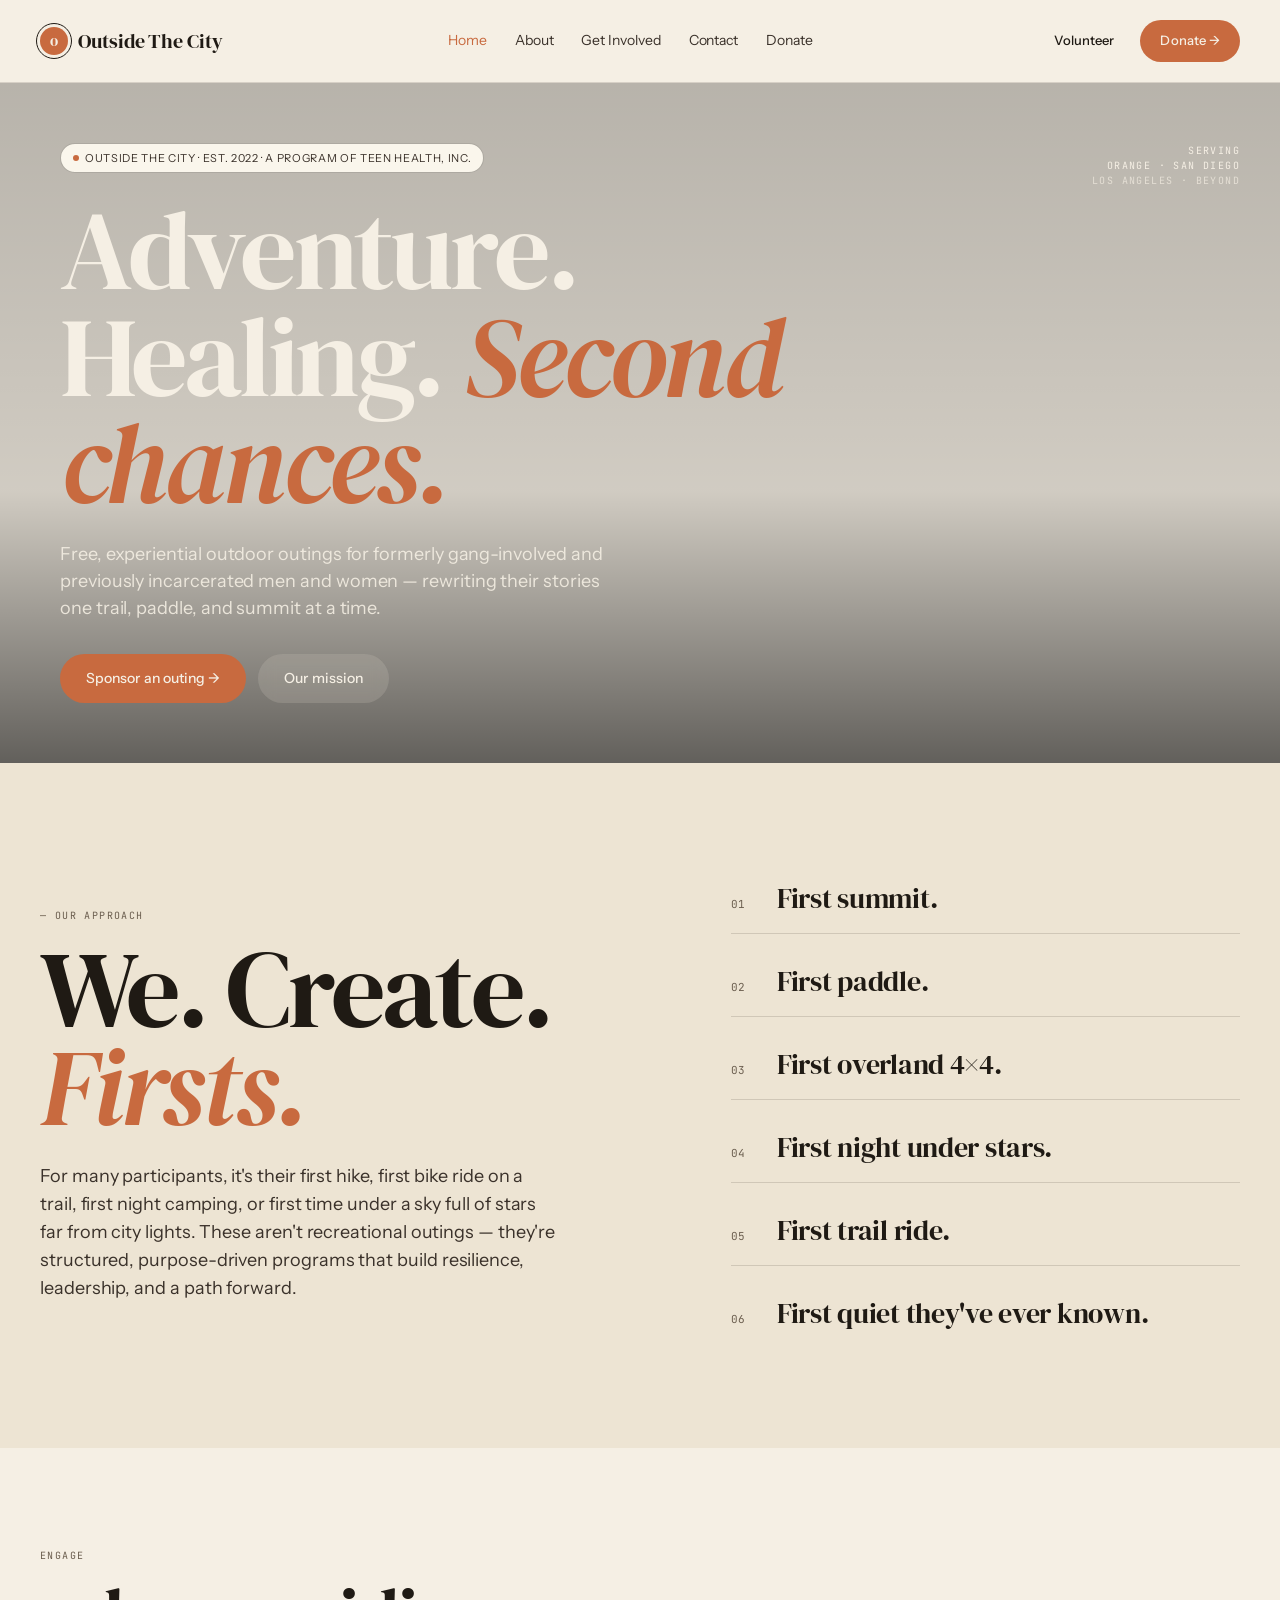
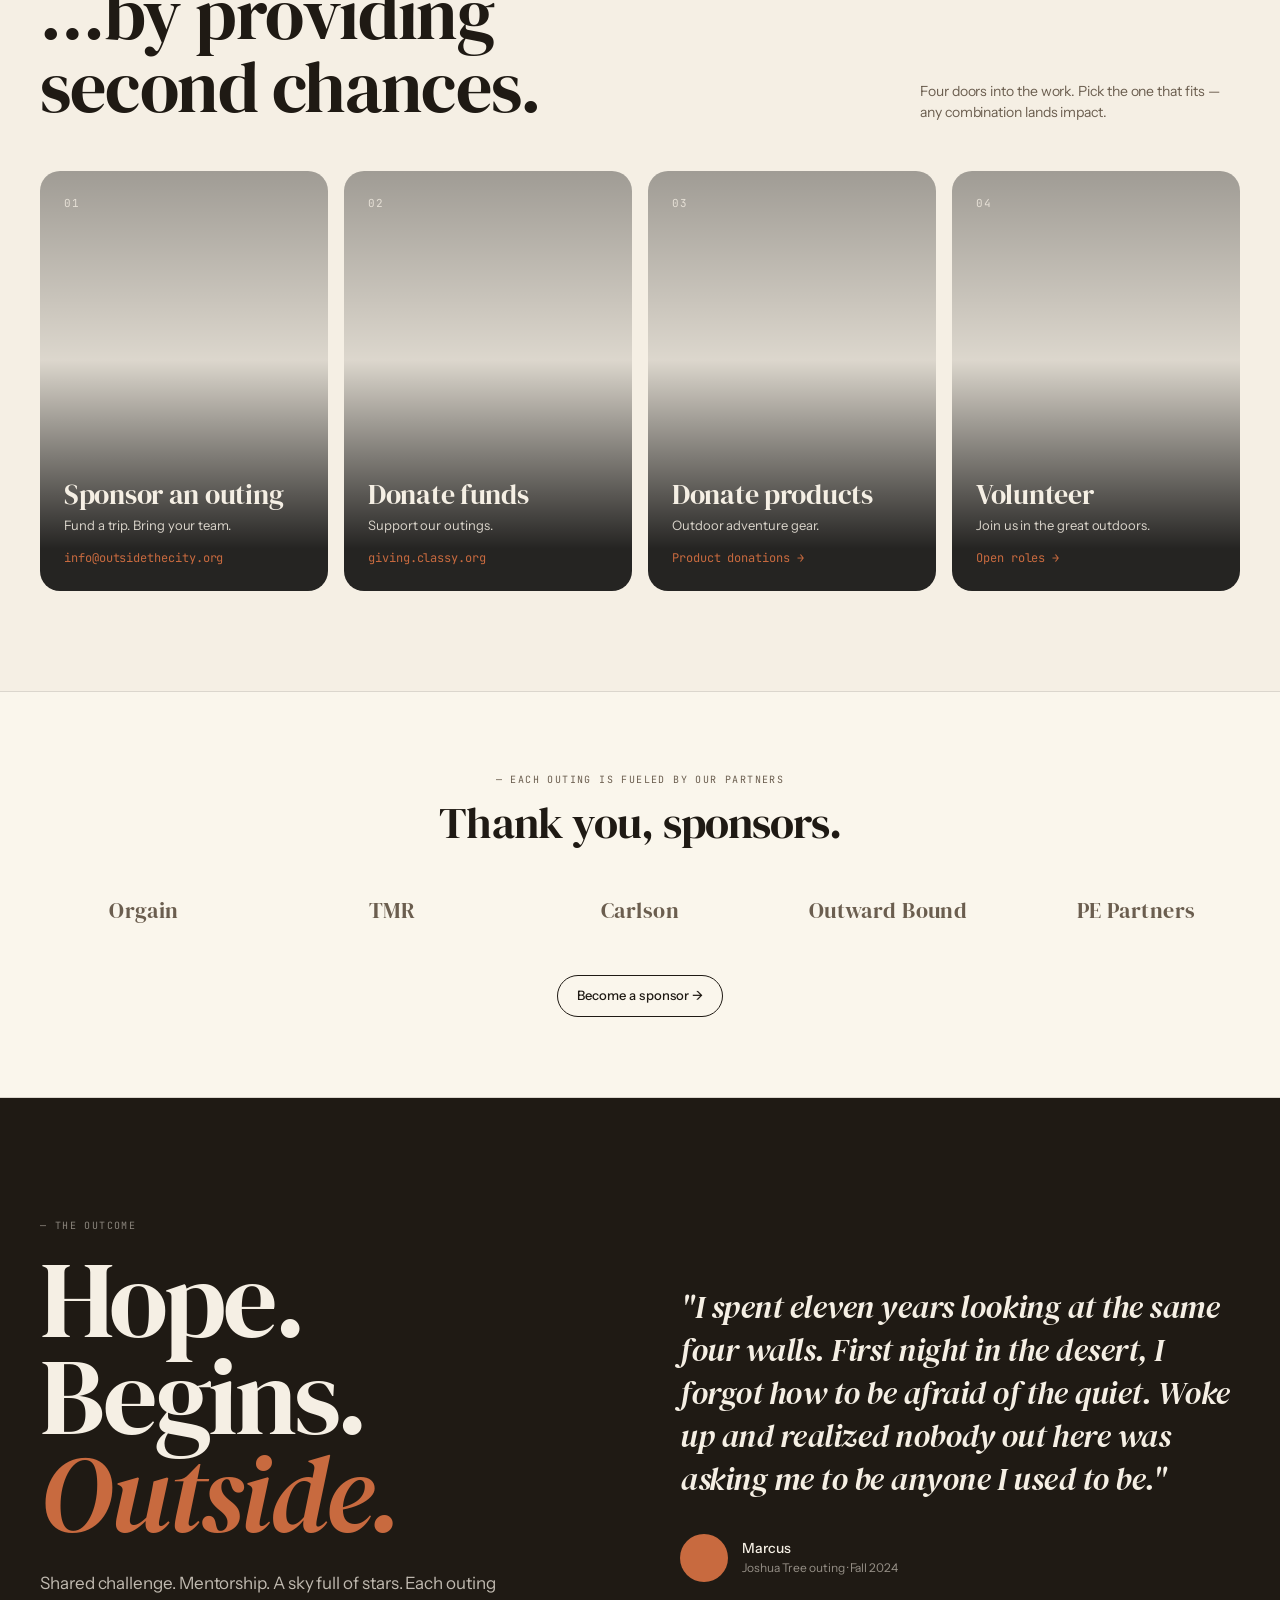
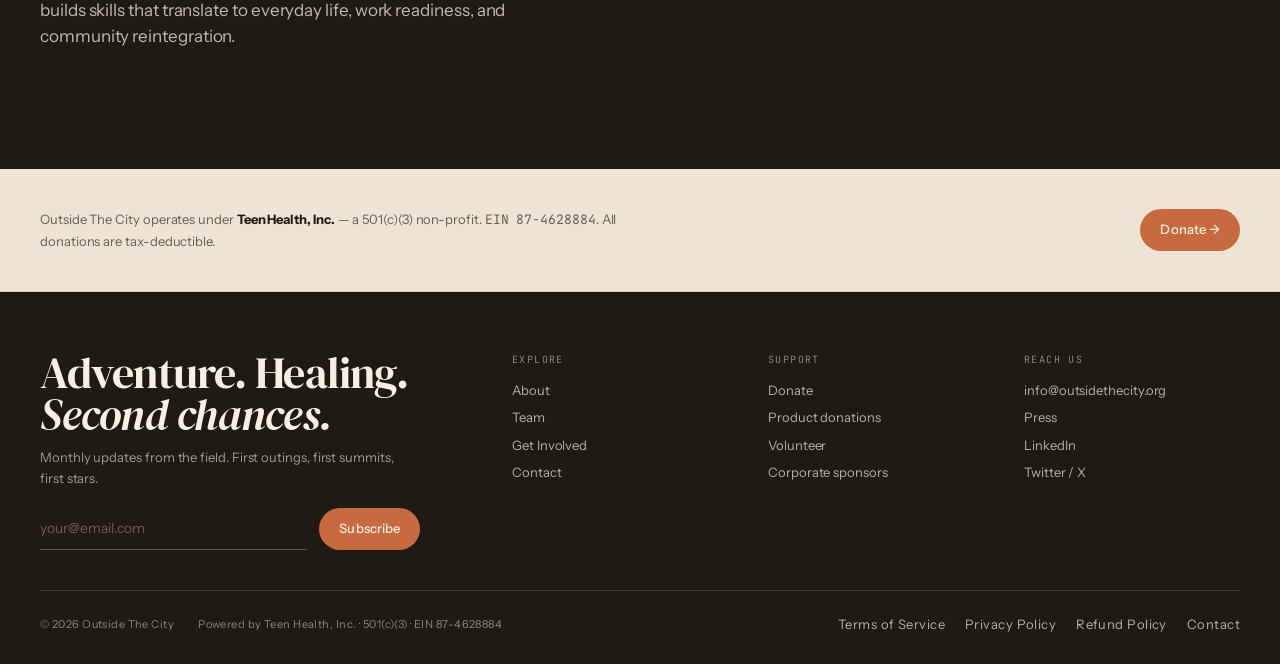
<file: index.html>
<!doctype html>
<html lang="en">
<head>
<meta charset="utf-8" />
<title>Outside The City — Adventure. Healing. Second chances.</title>
<meta name="viewport" content="width=device-width,initial-scale=1" />
<meta name="description" content="Free outdoor outings for formerly gang-involved and previously incarcerated men and women — rewriting stories one trail, paddle, and summit at a time." />
<link rel="preconnect" href="https://fonts.googleapis.com">
<link rel="preconnect" href="https://fonts.gstatic.com" crossorigin>
<link href="https://fonts.googleapis.com/css2?family=DM+Serif+Display:ital@0;1&family=Instrument+Sans:wght@400;500;600&family=JetBrains+Mono:wght@400;500&display=swap" rel="stylesheet">
<link rel="stylesheet" href="styles.css" />
<style>
  .hero {
    position: relative; height: 680px;
    background-image: url('https://images.unsplash.com/photo-1464822759023-fed622ff2c3b?w=1600&q=70');
    background-size: cover; background-position: center;
  }
  .hero-scrim {
    position: absolute; inset: 0;
    display: flex; align-items: flex-end; padding: 60px;
    background: linear-gradient(to top, rgba(0,0,0,0.6), rgba(0,0,0,0.15) 40%, rgba(0,0,0,0.25));
  }
  .hero-content { max-width: 820px; color: var(--paper); }
  .hero h1 { font-size: 112px; color: var(--paper); margin-top: 24px; line-height: 0.95; letter-spacing: -0.03em; }
  .hero-lede { font-size: 18px; line-height: 1.5; margin-top: 24px; max-width: 560px; color: rgba(245,239,228,0.88); }
  .hero-buttons { display: flex; gap: 12px; margin-top: 32px; }
  .hero-btn-glass { background: rgba(245,239,228,0.14); color: var(--paper); backdrop-filter: blur(8px); }
  .hero-btn-glass:hover { background: rgba(245,239,228,0.24); }
  .hero-locator {
    position: absolute; top: 60px; right: 40px; text-align: right;
    color: var(--paper); font-family: var(--font-mono); font-size: 10px; letter-spacing: 0.14em;
  }
  .hero-locator span { opacity: 0.7; }

  .firsts-section { padding: 100px 40px; background: var(--paper-2); }
  .firsts-grid {
    max-width: 1200px; margin: 0 auto;
    display: grid; grid-template-columns: 1.2fr 1fr; gap: 80px; align-items: center;
  }
  .firsts-h { font-size: 108px; line-height: 0.9; letter-spacing: -0.03em; margin-top: 18px; }
  .firsts-lede { font-size: 18px; line-height: 1.55; margin-top: 28px; max-width: 520px; color: var(--ink-2); }
  .firsts-list { display: grid; gap: 12px; }
  .firsts-row { display: flex; align-items: baseline; gap: 18px; padding: 14px 0; border-bottom: 1px solid var(--hairline); }
  .firsts-row:last-child { border-bottom: none; }
  .firsts-row .n { font-family: var(--font-mono); font-size: 11px; color: var(--ink-muted); min-width: 28px; }
  .firsts-row .t { font-family: var(--font-display); font-size: 28px; letter-spacing: -0.01em; }

  .engage-section { padding: 100px 40px; }
  .engage-header { display: flex; justify-content: space-between; align-items: end; margin-bottom: 48px; }
  .engage-header h2 { font-size: 72px; letter-spacing: -0.02em; margin-top: 14px; }
  .engage-header p { max-width: 320px; font-size: 14px; color: var(--ink-muted); line-height: 1.5; }
  .engage-grid { display: grid; grid-template-columns: repeat(4, 1fr); gap: 16px; }
  .engage-card {
    position: relative; border-radius: 20px; overflow: hidden; height: 420px; cursor: pointer;
    background-size: cover; background-position: center;
    text-decoration: none; display: block;
  }
  .engage-card::before { content: ""; position: absolute; inset: 0; background: linear-gradient(to top, rgba(0,0,0,0.85) 10%, rgba(0,0,0,0.1) 55%, rgba(0,0,0,0.35)); }
  .engage-card-inner { position: absolute; inset: 0; padding: 24px; display: flex; flex-direction: column; justify-content: space-between; color: var(--paper); }
  .engage-card .n { font-family: var(--font-mono); font-size: 11px; letter-spacing: 0.12em; opacity: 0.8; }
  .engage-card h3 { color: var(--paper); font-size: 28px; letter-spacing: -0.01em; line-height: 1.1; }
  .engage-card p { font-size: 13px; margin-top: 6px; opacity: 0.85; }
  .engage-card .cta { margin-top: 14px; font-size: 12px; font-family: var(--font-mono); color: var(--ember); }

  .sponsors-section { padding: 80px 40px; background: var(--cream); border-top: 1px solid var(--hairline); border-bottom: 1px solid var(--hairline); text-align: center; }
  .sponsors-section h2 { font-size: 44px; margin-top: 14px; letter-spacing: -0.02em; }
  .sponsors-row { margin-top: 48px; display: grid; grid-template-columns: repeat(5, 1fr); gap: 40px; align-items: center; justify-items: center; }
  .sponsors-row span { font-family: var(--font-display); font-size: 22px; color: var(--ink-muted); letter-spacing: 0.02em; }

  .hope-section { padding: 120px 40px; background: var(--ink); color: var(--paper); }
  .hope-grid { max-width: 1200px; margin: 0 auto; display: grid; grid-template-columns: 1fr 1fr; gap: 80px; align-items: center; }
  .hope-h { font-size: 108px; color: var(--paper); line-height: 0.9; letter-spacing: -0.03em; margin-top: 18px; }
  .hope-lede { font-size: 17px; line-height: 1.55; margin-top: 28px; max-width: 480px; color: rgba(245,239,228,0.75); }
  .hope-quote { font-family: var(--font-display); color: var(--paper); font-size: 32px; line-height: 1.35; font-style: italic; letter-spacing: -0.015em; }
  .hope-author { margin-top: 32px; display: flex; align-items: center; gap: 14px; }
  .hope-author-avatar { width: 48px; height: 48px; border-radius: 50%; background: var(--ember); }
  .hope-author-name { font-weight: 500; }
  .hope-author-meta { font-size: 12px; color: rgba(245,239,228,0.55); }

  .callout-section { padding: 40px; background: var(--paper-2); border-bottom: 1px solid var(--hairline); }
  .callout-row { max-width: 1200px; margin: 0 auto; display: flex; justify-content: space-between; align-items: center; flex-wrap: wrap; gap: 20px; }
  .callout-text { font-size: 13px; color: var(--ink-muted); max-width: 620px; line-height: 1.55; }
  .callout-text strong { color: var(--ink); }
  .callout-text .mono { font-family: var(--font-mono); }

  @media (max-width: 960px) {
    .hero h1 { font-size: 64px; }
    .hero-scrim { padding: 32px; }
    .hero-locator { display: none; }
    .firsts-section, .engage-section, .hope-section { padding: 60px 24px; }
    .firsts-grid, .hope-grid { grid-template-columns: 1fr; gap: 40px; }
    .firsts-h, .hope-h { font-size: 56px; }
    .engage-header { flex-direction: column; align-items: start; gap: 16px; }
    .engage-header h2 { font-size: 44px; }
    .engage-grid { grid-template-columns: 1fr 1fr; }
    .sponsors-row { grid-template-columns: repeat(2, 1fr); gap: 24px; }
  }
</style>
</head>
<body>

<nav class="otc-nav">
  <a class="otc-logo" href="index.html">
    <span class="otc-logo-mark">o</span>
    <span>Outside The City</span>
  </a>
  <div class="otc-nav-links">
    <a class="active" href="index.html">Home</a>
    <a href="about.html">About</a>
    <a href="involved.html">Get Involved</a>
    <a href="contact.html">Contact</a>
    <a href="donate.html">Donate</a>
  </div>
  <div class="otc-nav-cta">
    <a class="otc-btn otc-btn-ghost" href="involved.html">Volunteer</a>
    <a class="otc-btn otc-btn-ember" href="donate.html">Donate →</a>
  </div>
</nav>

<!-- HERO -->
<section class="hero">
  <div class="hero-scrim">
    <div class="hero-content">
      <span class="otc-chip"><span class="otc-chip-dot"></span> Outside The City · est. 2022 · a program of Teen Health, Inc.</span>
      <h1>Adventure.<br/>Healing. <span class="italic ember">Second chances.</span></h1>
      <p class="hero-lede">
        Free, experiential outdoor outings for formerly gang-involved and previously incarcerated
        men and women — rewriting their stories one trail, paddle, and summit at a time.
      </p>
      <div class="hero-buttons">
        <a class="otc-btn otc-btn-ember otc-btn-lg" href="donate.html">Sponsor an outing →</a>
        <a class="otc-btn otc-btn-lg hero-btn-glass" href="about.html">Our mission</a>
      </div>
    </div>
  </div>
  <div class="hero-locator">
    SERVING<br/>ORANGE · SAN DIEGO<br/><span>LOS ANGELES · BEYOND</span>
  </div>
</section>

<!-- WE CREATE FIRSTS -->
<section class="firsts-section">
  <div class="firsts-grid">
    <div>
      <div class="otc-eyebrow">— Our approach</div>
      <h2 class="firsts-h">We. Create.<br/><span class="italic ember">Firsts.</span></h2>
      <p class="firsts-lede">
        For many participants, it's their first hike, first bike ride on a trail, first night camping, or
        first time under a sky full of stars far from city lights. These aren't recreational outings —
        they're structured, purpose-driven programs that build resilience, leadership, and a path forward.
      </p>
    </div>
    <div class="firsts-list">
      <div class="firsts-row"><span class="n">01</span><span class="t">First summit.</span></div>
      <div class="firsts-row"><span class="n">02</span><span class="t">First paddle.</span></div>
      <div class="firsts-row"><span class="n">03</span><span class="t">First overland 4×4.</span></div>
      <div class="firsts-row"><span class="n">04</span><span class="t">First night under stars.</span></div>
      <div class="firsts-row"><span class="n">05</span><span class="t">First trail ride.</span></div>
      <div class="firsts-row"><span class="n">06</span><span class="t">First quiet they've ever known.</span></div>
    </div>
  </div>
</section>

<!-- ENGAGE GRID -->
<section class="engage-section">
  <div class="container-wide">
    <div class="engage-header">
      <div>
        <div class="otc-eyebrow">Engage</div>
        <h2>…by providing<br/>second chances.</h2>
      </div>
      <p>Four doors into the work. Pick the one that fits — any combination lands impact.</p>
    </div>
    <div class="engage-grid">
      <a class="engage-card" href="donate.html" style="background-image: url('https://images.unsplash.com/photo-1551632811-561732d1e306?w=1400&q=70');">
        <div class="engage-card-inner">
          <div class="n">01</div>
          <div>
            <h3>Sponsor an outing</h3>
            <p>Fund a trip. Bring your team.</p>
            <div class="cta">info@outsidethecity.org</div>
          </div>
        </div>
      </a>
      <a class="engage-card" href="donate.html" style="background-image: url('https://images.unsplash.com/photo-1475088092121-32f11f0632f8?w=1200&q=70');">
        <div class="engage-card-inner">
          <div class="n">02</div>
          <div>
            <h3>Donate funds</h3>
            <p>Support our outings.</p>
            <div class="cta">giving.classy.org</div>
          </div>
        </div>
      </a>
      <a class="engage-card" href="donate.html" style="background-image: url('https://images.unsplash.com/photo-1551632811-561732d1e306?w=1200&q=70');">
        <div class="engage-card-inner">
          <div class="n">03</div>
          <div>
            <h3>Donate products</h3>
            <p>Outdoor adventure gear.</p>
            <div class="cta">Product donations →</div>
          </div>
        </div>
      </a>
      <a class="engage-card" href="involved.html" style="background-image: url('https://images.unsplash.com/photo-1551632436-cbf8dd35adfa?w=1200&q=70');">
        <div class="engage-card-inner">
          <div class="n">04</div>
          <div>
            <h3>Volunteer</h3>
            <p>Join us in the great outdoors.</p>
            <div class="cta">Open roles →</div>
          </div>
        </div>
      </a>
    </div>
  </div>
</section>

<!-- SPONSORS -->
<section class="sponsors-section">
  <div class="container">
    <div class="otc-eyebrow">— Each outing is fueled by our partners</div>
    <h2>Thank you, sponsors.</h2>
    <div class="sponsors-row">
      <span>Orgain</span>
      <span>TMR</span>
      <span>Carlson</span>
      <span>Outward Bound</span>
      <span>PE Partners</span>
    </div>
    <a class="otc-btn otc-btn-outline" style="margin-top:48px;" href="involved.html">Become a sponsor →</a>
  </div>
</section>

<!-- HOPE BEGINS OUTSIDE -->
<section class="hope-section">
  <div class="hope-grid">
    <div>
      <div class="otc-eyebrow" style="color: rgba(245,239,228,0.5);">— The outcome</div>
      <h2 class="hope-h">Hope.<br/>Begins.<br/><span class="italic ember">Outside.</span></h2>
      <p class="hope-lede">
        Shared challenge. Mentorship. A sky full of stars. Each outing builds skills that translate
        to everyday life, work readiness, and community reintegration.
      </p>
    </div>
    <div>
      <p class="hope-quote">
        "I spent eleven years looking at the same four walls. First night in the desert, I forgot how
        to be afraid of the quiet. Woke up and realized nobody out here was asking me to be anyone
        I used to be."
      </p>
      <div class="hope-author">
        <div class="hope-author-avatar"></div>
        <div>
          <div class="hope-author-name">Marcus</div>
          <div class="hope-author-meta">Joshua Tree outing · Fall 2024</div>
        </div>
      </div>
    </div>
  </div>
</section>

<!-- 501(c)(3) CALLOUT -->
<section class="callout-section">
  <div class="callout-row">
    <div class="callout-text">
      Outside The City operates under <strong>Teen Health, Inc.</strong> — a 501(c)(3) non-profit. <span class="mono">EIN 87-4628884</span>. All donations are tax-deductible.
    </div>
    <a class="otc-btn otc-btn-ember" href="donate.html">Donate →</a>
  </div>
</section>

<!-- FOOTER -->
<footer class="otc-footer">
  <div class="otc-footer-grid">
    <div>
      <h2 class="otc-footer-cta-h">
        Adventure. Healing.<br/>
        <span class="italic">Second chances.</span>
      </h2>
      <p style="font-size:13px; color:rgba(245,239,228,0.6); margin-bottom:20px; max-width:380px; line-height:1.55;">
        Monthly updates from the field. First outings, first summits, first stars.
      </p>
      <form class="otc-footer-subscribe" onsubmit="event.preventDefault();">
        <input class="otc-input" placeholder="your@email.com" type="email" required />
        <button class="otc-btn otc-btn-ember" type="submit">Subscribe</button>
      </form>
    </div>
    <div>
      <div class="otc-eyebrow" style="color: rgba(245,239,228,0.5); margin-bottom: 14px;">Explore</div>
      <div style="display:grid; gap:8px;">
        <a href="about.html">About</a>
        <a href="about.html#team">Team</a>
        <a href="involved.html">Get Involved</a>
        <a href="contact.html">Contact</a>
      </div>
    </div>
    <div>
      <div class="otc-eyebrow" style="color: rgba(245,239,228,0.5); margin-bottom: 14px;">Support</div>
      <div style="display:grid; gap:8px;">
        <a href="donate.html">Donate</a>
        <a href="donate.html#product">Product donations</a>
        <a href="involved.html">Volunteer</a>
        <a href="involved.html#corporate">Corporate sponsors</a>
      </div>
    </div>
    <div>
      <div class="otc-eyebrow" style="color: rgba(245,239,228,0.5); margin-bottom: 14px;">Reach us</div>
      <div style="display:grid; gap:8px;">
        <a href="mailto:info@outsidethecity.org">info@outsidethecity.org</a>
        <a href="contact.html">Press</a>
        <a href="https://linkedin.com" target="_blank" rel="noopener">LinkedIn</a>
        <a href="https://twitter.com" target="_blank" rel="noopener">Twitter / X</a>
      </div>
    </div>
  </div>
  <div class="otc-footer-legal">
    <div style="display:flex; gap:24px; flex-wrap:wrap;">
      <span>© 2026 Outside The City</span>
      <span>Powered by Teen Health, Inc. · 501(c)(3) · EIN 87-4628884</span>
    </div>
    <div style="display:flex; gap:20px; flex-wrap:wrap;">
      <a href="#">Terms of Service</a>
      <a href="#">Privacy Policy</a>
      <a href="#">Refund Policy</a>
      <a href="contact.html">Contact</a>
    </div>
  </div>
</footer>

</body>
</html>
</file>
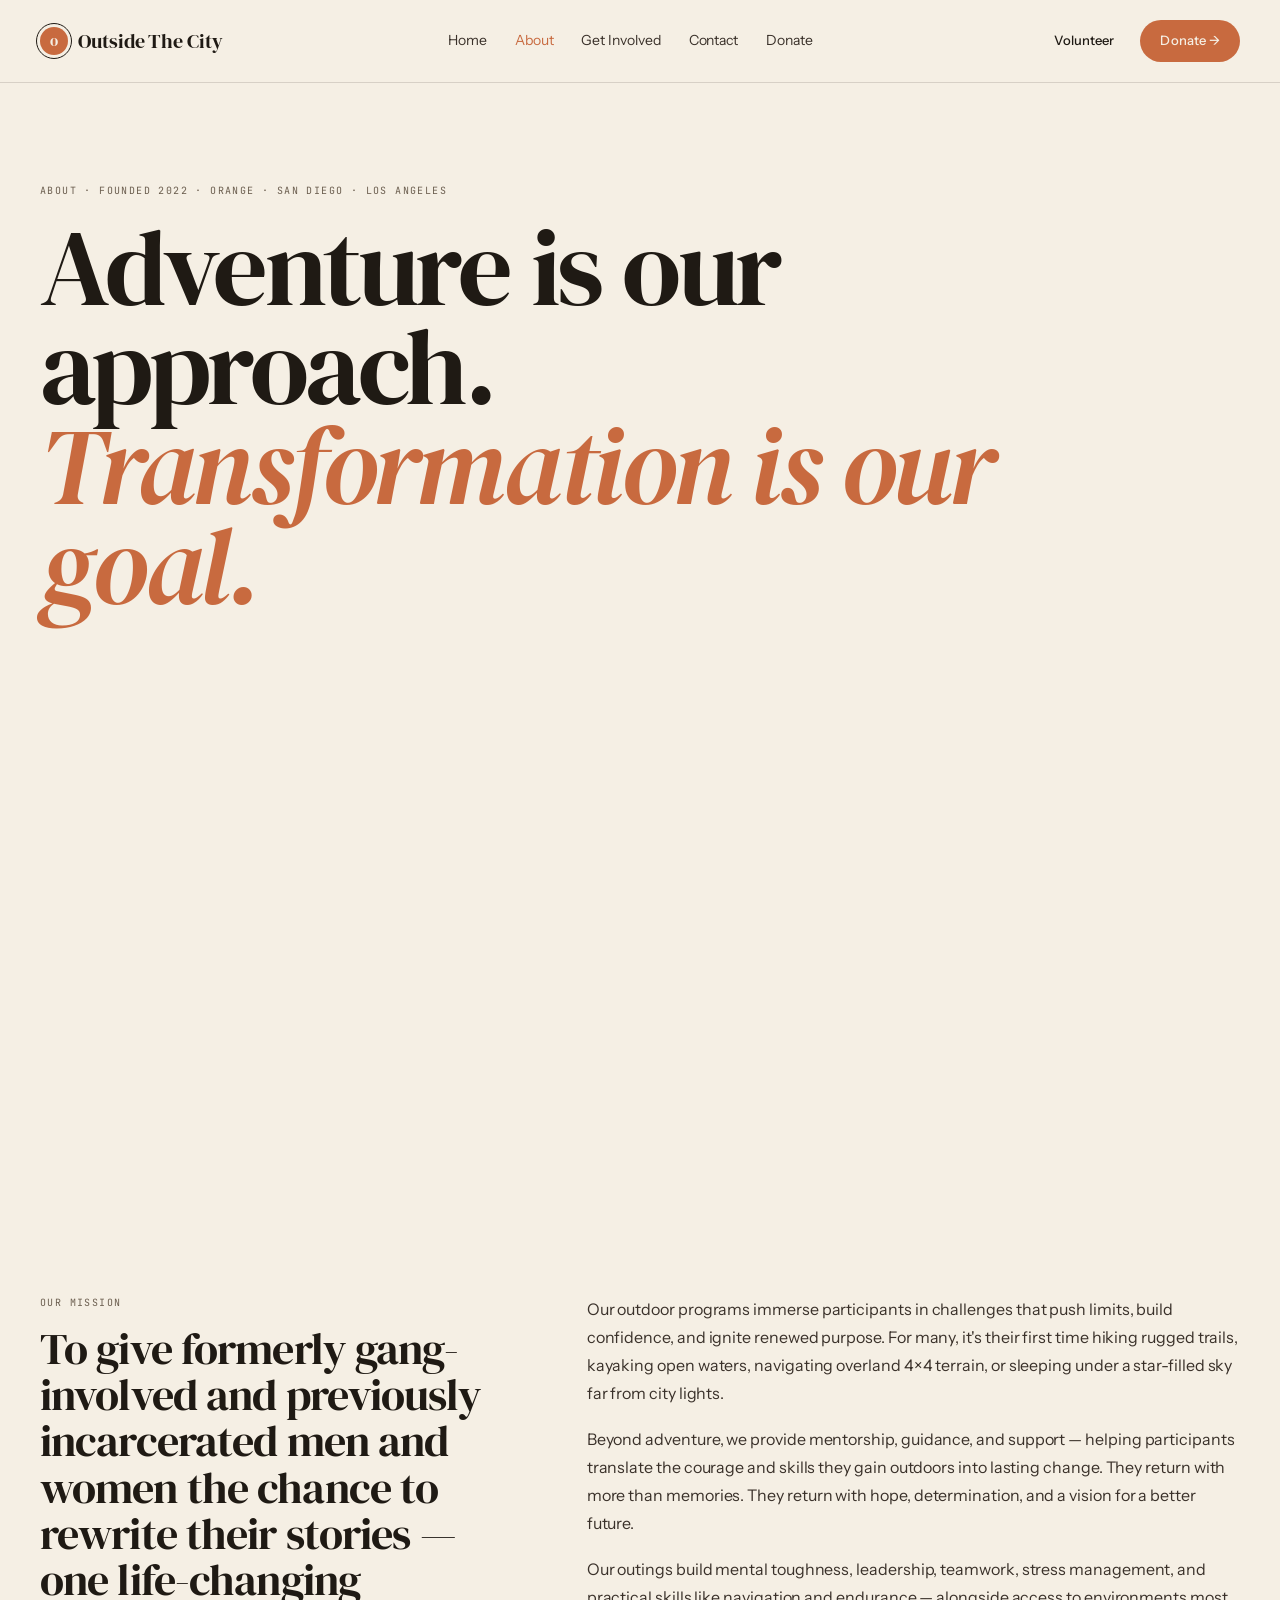
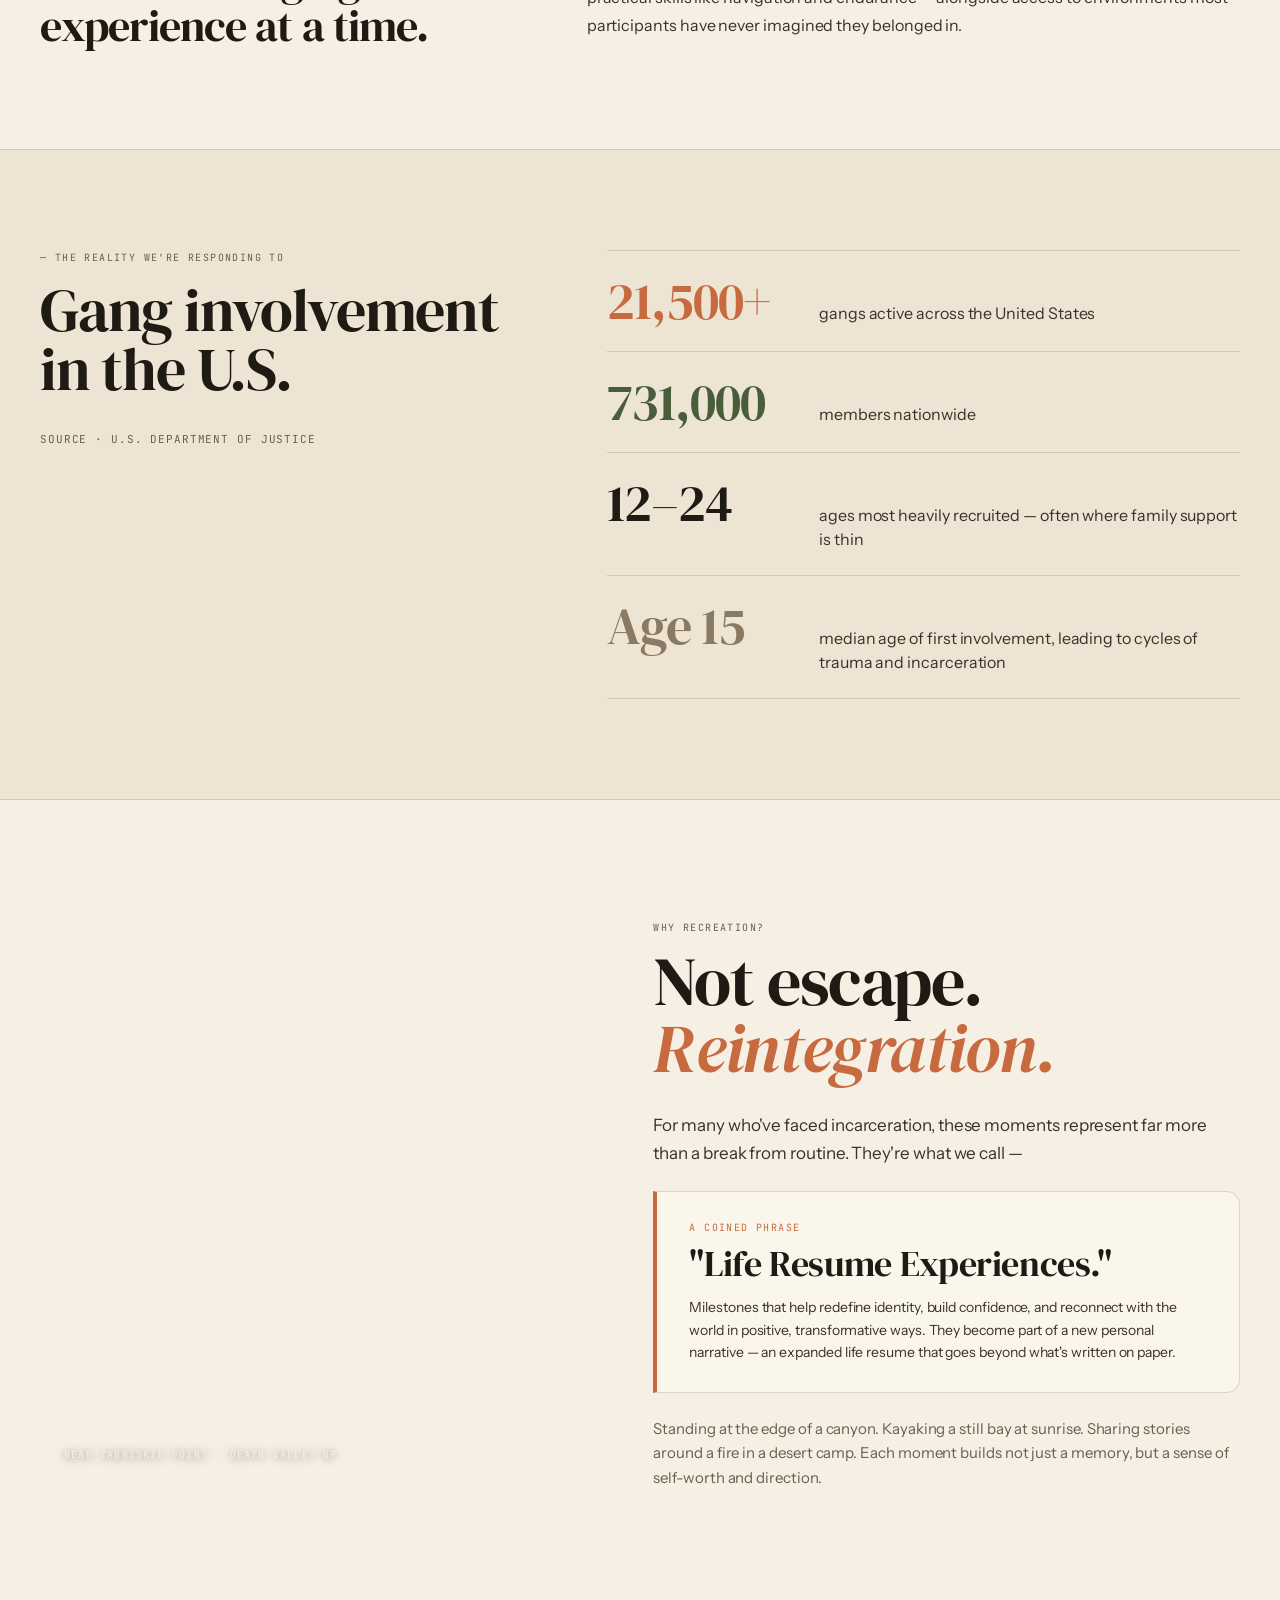
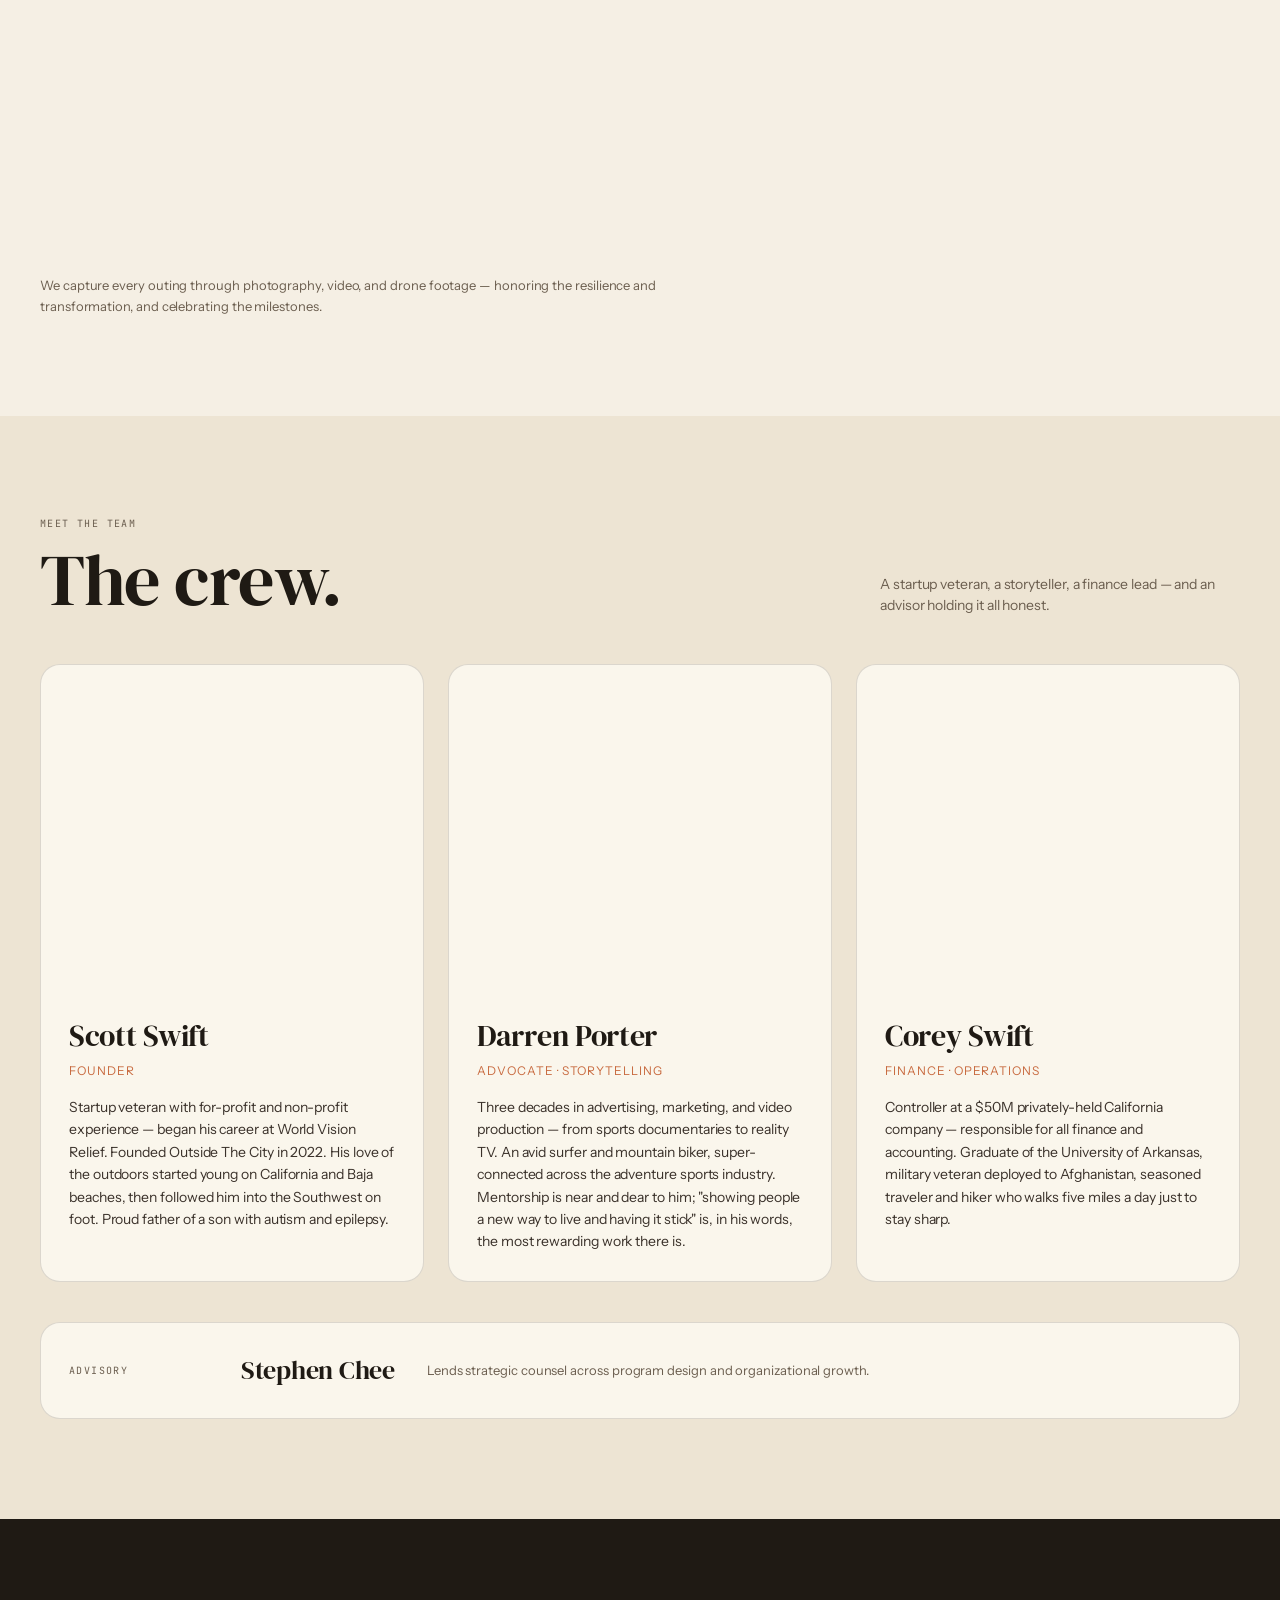
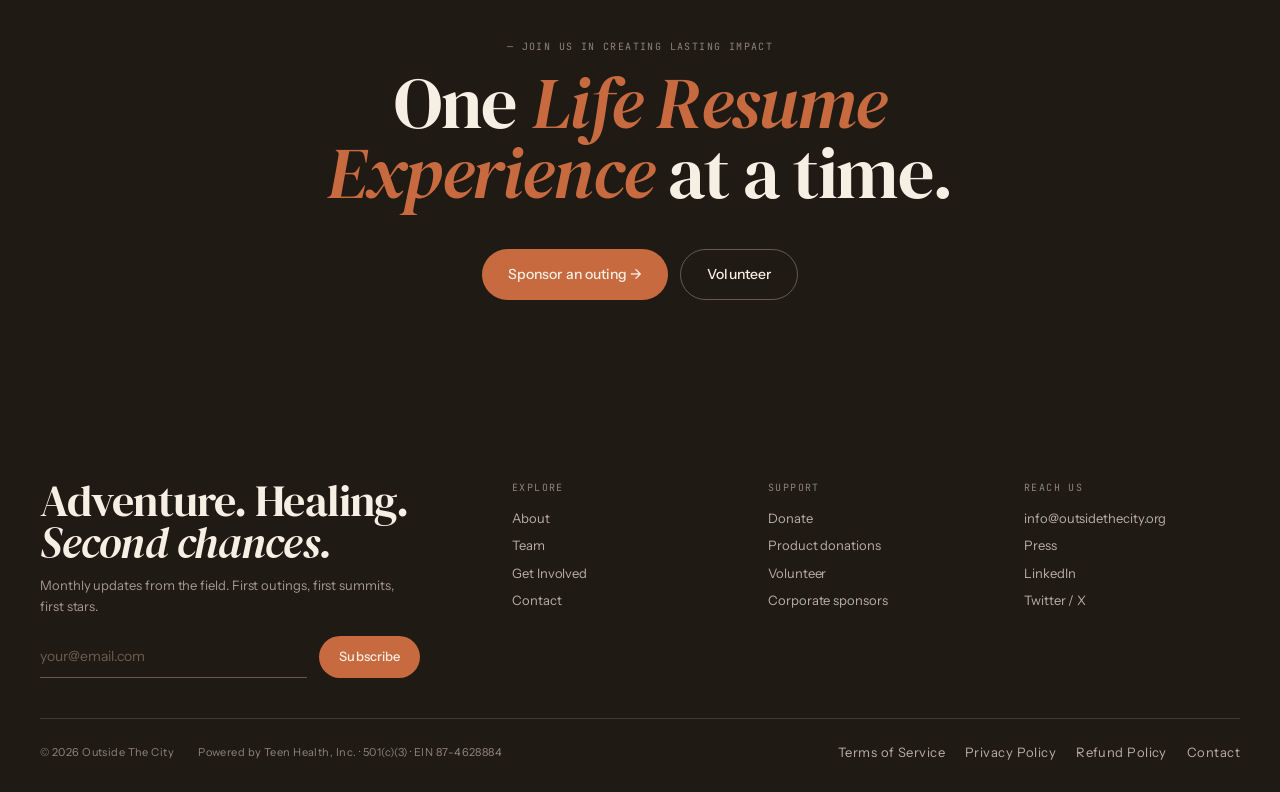
<file: about.html>
<!doctype html>
<html lang="en">
<head>
<meta charset="utf-8" />
<title>About — Outside The City</title>
<meta name="viewport" content="width=device-width,initial-scale=1" />
<meta name="description" content="Our mission, the reality we're responding to, Life Resume Experiences, and the team behind Outside The City." />
<link rel="preconnect" href="https://fonts.googleapis.com">
<link rel="preconnect" href="https://fonts.gstatic.com" crossorigin>
<link href="https://fonts.googleapis.com/css2?family=DM+Serif+Display:ital@0;1&family=Instrument+Sans:wght@400;500;600&family=JetBrains+Mono:wght@400;500&display=swap" rel="stylesheet">
<link rel="stylesheet" href="styles.css" />
<style>
  .about-hero { padding: 100px 40px 60px; }
  .about-hero-inner { max-width: 1200px; margin: 0 auto; }
  .about-hero h1 { font-size: 108px; margin-top: 20px; line-height: 0.92; letter-spacing: -0.03em; max-width: 1000px; }

  .hero-img-section { padding: 0 40px 60px; }
  .hero-img { max-width: 1280px; margin: 0 auto; height: 520px; border-radius: 20px;
    background-image: url('https://images.unsplash.com/photo-1464822759023-fed622ff2c3b?w=1600&q=70');
    background-size: cover; background-position: center;
    position: relative;
  }

  .mission-section { padding: 40px 40px 100px; }
  .mission-grid { display: grid; grid-template-columns: 1fr 1.4fr; gap: 80px; max-width: 1200px; margin: 0 auto; }
  .mission-grid h2 { font-size: 44px; margin-top: 16px; letter-spacing: -0.02em; line-height: 1.05; }
  .mission-grid p { font-size: 16px; line-height: 1.75; color: var(--ink-2); }
  .mission-grid p + p { margin-top: 18px; }

  .stats-section { padding: 100px 40px; background: var(--paper-2); border-top: 1px solid var(--hairline); border-bottom: 1px solid var(--hairline); }
  .stats-grid { max-width: 1200px; margin: 0 auto; display: grid; grid-template-columns: 1fr 1.3fr; gap: 80px; align-items: start; }
  .stats-grid h2 { font-size: 60px; margin-top: 16px; letter-spacing: -0.02em; line-height: 0.98; }
  .stats-source { margin-top: 32px; font-family: var(--font-mono); font-size: 11px; color: var(--ink-muted); letter-spacing: 0.08em; }
  .stat-row {
    display: grid; grid-template-columns: 180px 1fr; gap: 32px;
    padding: 24px 0; border-top: 1px solid var(--hairline);
    align-items: baseline;
  }
  .stat-row:last-child { border-bottom: 1px solid var(--hairline); }
  .stat-n { font-family: var(--font-display); font-size: 52px; line-height: 1; letter-spacing: -0.02em; }
  .stat-l { font-size: 16px; color: var(--ink-2); line-height: 1.5; }

  .why-section { padding: 120px 40px; }
  .why-grid { max-width: 1280px; margin: 0 auto; display: grid; grid-template-columns: 1fr 1.1fr; gap: 80px; align-items: center; }
  .why-img {
    height: 560px; border-radius: 20px; position: relative;
    background-image: url('https://images.unsplash.com/photo-1464822759023-fed622ff2c3b?w=1000&q=70');
    background-size: cover; background-position: center;
  }
  .why-img-label { position: absolute; bottom: 24px; left: 24px; color: var(--paper); font-family: var(--font-mono); font-size: 10px; letter-spacing: 0.12em; text-shadow: 0 1px 8px rgba(0,0,0,0.6); }
  .why-h { font-size: 68px; letter-spacing: -0.02em; margin-top: 14px; line-height: 0.98; }
  .why-lede { font-size: 17px; line-height: 1.65; margin-top: 28px; color: var(--ink-2); }
  .coined-callout {
    margin-top: 24px; padding: 28px 32px;
    background: var(--cream); border: 1px solid var(--hairline);
    border-left: 4px solid var(--ember);
    border-radius: 0 14px 14px 0;
  }
  .coined-title { font-family: var(--font-display); font-size: 36px; line-height: 1.05; letter-spacing: -0.01em; }
  .coined-body { font-size: 14px; line-height: 1.6; margin-top: 14px; color: var(--ink-2); }

  .gallery-section { padding: 40px 40px 100px; }
  .gallery-strip { max-width: 1280px; margin: 0 auto; display: grid; grid-template-columns: repeat(6, 1fr); gap: 8px; }
  .gallery-cell { height: 200px; border-radius: 8px; background-size: cover; background-position: center; }
  .gallery-note { margin-top: 24px; font-size: 13px; color: var(--ink-muted); max-width: 680px; line-height: 1.6; }

  .team-section { padding: 100px 40px; background: var(--paper-2); }
  .team-inner { max-width: 1280px; margin: 0 auto; }
  .team-header { display: flex; justify-content: space-between; align-items: end; margin-bottom: 48px; gap: 32px; }
  .team-header h2 { font-size: 72px; letter-spacing: -0.02em; margin-top: 14px; line-height: 0.98; }
  .team-header p { max-width: 360px; font-size: 14px; color: var(--ink-muted); line-height: 1.5; }
  .team-grid { display: grid; grid-template-columns: repeat(3, 1fr); gap: 24px; }
  .team-card { background: var(--cream); border-radius: 20px; overflow: hidden; border: 1px solid var(--hairline); }
  .team-photo { height: 320px; background-size: cover; background-position: center; }
  .team-body { padding: 28px; }
  .team-name { font-family: var(--font-display); font-size: 30px; letter-spacing: -0.01em; }
  .team-role { font-size: 12px; color: var(--ember); letter-spacing: 0.08em; text-transform: uppercase; margin-top: 4px; }
  .team-bio { font-size: 14px; line-height: 1.6; margin-top: 16px; color: var(--ink-2); }
  .advisory-row {
    margin-top: 40px; padding: 28px;
    background: var(--cream); border: 1px solid var(--hairline); border-radius: 20px;
    display: flex; align-items: center; gap: 32px; flex-wrap: wrap;
  }
  .advisory-name { font-family: var(--font-display); font-size: 26px; letter-spacing: -0.01em; }

  .closing-section { padding: 120px 40px; background: var(--ink); color: var(--paper); }
  .closing-inner { max-width: 780px; margin: 0 auto; text-align: center; }
  .closing-inner h2 { color: var(--paper); font-size: 72px; margin-top: 14px; letter-spacing: -0.02em; line-height: 0.98; }
  .closing-buttons { display: flex; gap: 12px; justify-content: center; margin-top: 40px; flex-wrap: wrap; }
  .closing-btn-outline { border: 1px solid rgba(245,239,228,0.3); color: var(--paper); }
  .closing-btn-outline:hover { background: rgba(245,239,228,0.1); }

  @media (max-width: 960px) {
    .about-hero { padding: 60px 24px 40px; }
    .about-hero h1 { font-size: 56px; }
    .mission-grid, .stats-grid, .why-grid, .team-header, .team-grid { grid-template-columns: 1fr; gap: 32px; }
    .mission-section, .stats-section, .why-section, .team-section, .closing-section { padding: 60px 24px; }
    .stats-grid h2 { font-size: 40px; }
    .why-h, .closing-inner h2 { font-size: 48px; }
    .gallery-strip { grid-template-columns: repeat(3, 1fr); }
    .stat-row { grid-template-columns: 1fr; gap: 8px; }
    .stat-n { font-size: 40px; }
  }
</style>
</head>
<body>

<nav class="otc-nav">
  <a class="otc-logo" href="index.html">
    <span class="otc-logo-mark">o</span>
    <span>Outside The City</span>
  </a>
  <div class="otc-nav-links">
    <a href="index.html">Home</a>
    <a class="active" href="about.html">About</a>
    <a href="involved.html">Get Involved</a>
    <a href="contact.html">Contact</a>
    <a href="donate.html">Donate</a>
  </div>
  <div class="otc-nav-cta">
    <a class="otc-btn otc-btn-ghost" href="involved.html">Volunteer</a>
    <a class="otc-btn otc-btn-ember" href="donate.html">Donate →</a>
  </div>
</nav>

<section class="about-hero">
  <div class="about-hero-inner">
    <div class="otc-eyebrow">About · founded 2022 · Orange · San Diego · Los Angeles</div>
    <h1>Adventure is our approach.<br/><span class="italic ember">Transformation is our goal.</span></h1>
  </div>
</section>

<section class="hero-img-section">
  <div class="hero-img"></div>
</section>

<section class="mission-section">
  <div class="mission-grid">
    <div>
      <div class="otc-eyebrow">Our mission</div>
      <h2>To give formerly gang-involved and previously incarcerated men and women the chance to rewrite their stories — one life-changing experience at a time.</h2>
    </div>
    <div>
      <p>Our outdoor programs immerse participants in challenges that push limits, build confidence, and ignite renewed purpose. For many, it's their first time hiking rugged trails, kayaking open waters, navigating overland 4×4 terrain, or sleeping under a star-filled sky far from city lights.</p>
      <p>Beyond adventure, we provide mentorship, guidance, and support — helping participants translate the courage and skills they gain outdoors into lasting change. They return with more than memories. They return with hope, determination, and a vision for a better future.</p>
      <p>Our outings build mental toughness, leadership, teamwork, stress management, and practical skills like navigation and endurance — alongside access to environments most participants have never imagined they belonged in.</p>
    </div>
  </div>
</section>

<section class="stats-section">
  <div class="stats-grid">
    <div>
      <div class="otc-eyebrow">— The reality we're responding to</div>
      <h2>Gang involvement<br/>in the U.S.</h2>
      <div class="stats-source">SOURCE · U.S. DEPARTMENT OF JUSTICE</div>
    </div>
    <div>
      <div class="stat-row">
        <div class="stat-n" style="color: var(--ember);">21,500+</div>
        <div class="stat-l">gangs active across the United States</div>
      </div>
      <div class="stat-row">
        <div class="stat-n" style="color: var(--moss);">731,000</div>
        <div class="stat-l">members nationwide</div>
      </div>
      <div class="stat-row">
        <div class="stat-n" style="color: var(--ink);">12–24</div>
        <div class="stat-l">ages most heavily recruited — often where family support is thin</div>
      </div>
      <div class="stat-row">
        <div class="stat-n" style="color: var(--stone);">Age 15</div>
        <div class="stat-l">median age of first involvement, leading to cycles of trauma and incarceration</div>
      </div>
    </div>
  </div>
</section>

<section class="why-section">
  <div class="why-grid">
    <div class="why-img">
      <div class="why-img-label">NEAR ZABRISKIE POINT · DEATH VALLEY NP</div>
    </div>
    <div>
      <div class="otc-eyebrow">Why recreation?</div>
      <h2 class="why-h">Not escape.<br/><span class="italic ember">Reintegration.</span></h2>
      <p class="why-lede">
        For many who've faced incarceration, these moments represent far more than a break from routine. They're what we call —
      </p>
      <div class="coined-callout">
        <div class="otc-eyebrow" style="color: var(--ember); margin-bottom: 10px;">A coined phrase</div>
        <div class="coined-title">"Life Resume Experiences."</div>
        <p class="coined-body">
          Milestones that help redefine identity, build confidence, and reconnect with the world in positive, transformative ways. They become part of a new personal narrative — an expanded life resume that goes beyond what's written on paper.
        </p>
      </div>
      <p style="font-size:15px; line-height:1.65; margin-top:24px; color: var(--ink-muted);">
        Standing at the edge of a canyon. Kayaking a still bay at sunrise. Sharing stories around a fire in a desert camp. Each moment builds not just a memory, but a sense of self-worth and direction.
      </p>
    </div>
  </div>
</section>

<section class="gallery-section">
  <div style="max-width:1280px; margin:0 auto;">
    <div class="gallery-strip">
      <div class="gallery-cell" style="background-image:url('https://images.unsplash.com/photo-1533240332313-0db49b459ad6?w=1200&q=70');"></div>
      <div class="gallery-cell" style="background-image:url('https://images.unsplash.com/photo-1530541930197-ff16ac917b0e?w=1200&q=70');"></div>
      <div class="gallery-cell" style="background-image:url('https://images.unsplash.com/photo-1475088092121-32f11f0632f8?w=1200&q=70');"></div>
      <div class="gallery-cell" style="background-image:url('https://images.unsplash.com/photo-1590579491624-f98f36d4c763?w=1200&q=70');"></div>
      <div class="gallery-cell" style="background-image:url('https://images.unsplash.com/photo-1519681393784-d120267933ba?w=1200&q=70');"></div>
      <div class="gallery-cell" style="background-image:url('https://images.unsplash.com/photo-1486870591958-9b9d0d1dda99?w=1400&q=70');"></div>
    </div>
    <p class="gallery-note">
      We capture every outing through photography, video, and drone footage — honoring the resilience and transformation, and celebrating the milestones.
    </p>
  </div>
</section>

<section class="team-section" id="team">
  <div class="team-inner">
    <div class="team-header">
      <div>
        <div class="otc-eyebrow">Meet the team</div>
        <h2>The crew.</h2>
      </div>
      <p>A startup veteran, a storyteller, a finance lead — and an advisor holding it all honest.</p>
    </div>

    <div class="team-grid">
      <div class="team-card">
        <div class="team-photo" style="background-image:url('https://images.unsplash.com/photo-1507003211169-0a1dd7228f2d?w=800&q=70');"></div>
        <div class="team-body">
          <div class="team-name">Scott Swift</div>
          <div class="team-role">Founder</div>
          <p class="team-bio">Startup veteran with for-profit and non-profit experience — began his career at World Vision Relief. Founded Outside The City in 2022. His love of the outdoors started young on California and Baja beaches, then followed him into the Southwest on foot. Proud father of a son with autism and epilepsy.</p>
        </div>
      </div>
      <div class="team-card">
        <div class="team-photo" style="background-image:url('https://images.unsplash.com/photo-1472099645785-5658abf4ff4e?w=800&q=70');"></div>
        <div class="team-body">
          <div class="team-name">Darren Porter</div>
          <div class="team-role">Advocate · Storytelling</div>
          <p class="team-bio">Three decades in advertising, marketing, and video production — from sports documentaries to reality TV. An avid surfer and mountain biker, super-connected across the adventure sports industry. Mentorship is near and dear to him; "showing people a new way to live and having it stick" is, in his words, the most rewarding work there is.</p>
        </div>
      </div>
      <div class="team-card">
        <div class="team-photo" style="background-image:url('https://images.unsplash.com/photo-1560250097-0b93528c311a?w=800&q=70');"></div>
        <div class="team-body">
          <div class="team-name">Corey Swift</div>
          <div class="team-role">Finance · Operations</div>
          <p class="team-bio">Controller at a $50M privately-held California company — responsible for all finance and accounting. Graduate of the University of Arkansas, military veteran deployed to Afghanistan, seasoned traveler and hiker who walks five miles a day just to stay sharp.</p>
        </div>
      </div>
    </div>

    <div class="advisory-row">
      <div class="otc-eyebrow" style="min-width:140px;">Advisory</div>
      <div class="advisory-name">Stephen Chee</div>
      <div style="flex:1; font-size:13px; color:var(--ink-muted); line-height:1.55; min-width:200px;">
        Lends strategic counsel across program design and organizational growth.
      </div>
    </div>
  </div>
</section>

<section class="closing-section">
  <div class="closing-inner">
    <div class="otc-eyebrow" style="color: rgba(245,239,228,0.5);">— Join us in creating lasting impact</div>
    <h2>One <span class="italic ember">Life Resume Experience</span> at a time.</h2>
    <div class="closing-buttons">
      <a class="otc-btn otc-btn-ember otc-btn-lg" href="donate.html">Sponsor an outing →</a>
      <a class="otc-btn otc-btn-lg closing-btn-outline" href="involved.html">Volunteer</a>
    </div>
  </div>
</section>

<footer class="otc-footer">
  <div class="otc-footer-grid">
    <div>
      <h2 class="otc-footer-cta-h">
        Adventure. Healing.<br/>
        <span class="italic">Second chances.</span>
      </h2>
      <p style="font-size:13px; color:rgba(245,239,228,0.6); margin-bottom:20px; max-width:380px; line-height:1.55;">
        Monthly updates from the field. First outings, first summits, first stars.
      </p>
      <form class="otc-footer-subscribe" onsubmit="event.preventDefault();">
        <input class="otc-input" placeholder="your@email.com" type="email" required />
        <button class="otc-btn otc-btn-ember" type="submit">Subscribe</button>
      </form>
    </div>
    <div>
      <div class="otc-eyebrow" style="color: rgba(245,239,228,0.5); margin-bottom: 14px;">Explore</div>
      <div style="display:grid; gap:8px;">
        <a href="about.html">About</a>
        <a href="about.html#team">Team</a>
        <a href="involved.html">Get Involved</a>
        <a href="contact.html">Contact</a>
      </div>
    </div>
    <div>
      <div class="otc-eyebrow" style="color: rgba(245,239,228,0.5); margin-bottom: 14px;">Support</div>
      <div style="display:grid; gap:8px;">
        <a href="donate.html">Donate</a>
        <a href="donate.html#product">Product donations</a>
        <a href="involved.html">Volunteer</a>
        <a href="involved.html#corporate">Corporate sponsors</a>
      </div>
    </div>
    <div>
      <div class="otc-eyebrow" style="color: rgba(245,239,228,0.5); margin-bottom: 14px;">Reach us</div>
      <div style="display:grid; gap:8px;">
        <a href="mailto:info@outsidethecity.org">info@outsidethecity.org</a>
        <a href="contact.html">Press</a>
        <a href="https://linkedin.com" target="_blank" rel="noopener">LinkedIn</a>
        <a href="https://twitter.com" target="_blank" rel="noopener">Twitter / X</a>
      </div>
    </div>
  </div>
  <div class="otc-footer-legal">
    <div style="display:flex; gap:24px; flex-wrap:wrap;">
      <span>© 2026 Outside The City</span>
      <span>Powered by Teen Health, Inc. · 501(c)(3) · EIN 87-4628884</span>
    </div>
    <div style="display:flex; gap:20px; flex-wrap:wrap;">
      <a href="#">Terms of Service</a>
      <a href="#">Privacy Policy</a>
      <a href="#">Refund Policy</a>
      <a href="contact.html">Contact</a>
    </div>
  </div>
</footer>

</body>
</html>
</file>
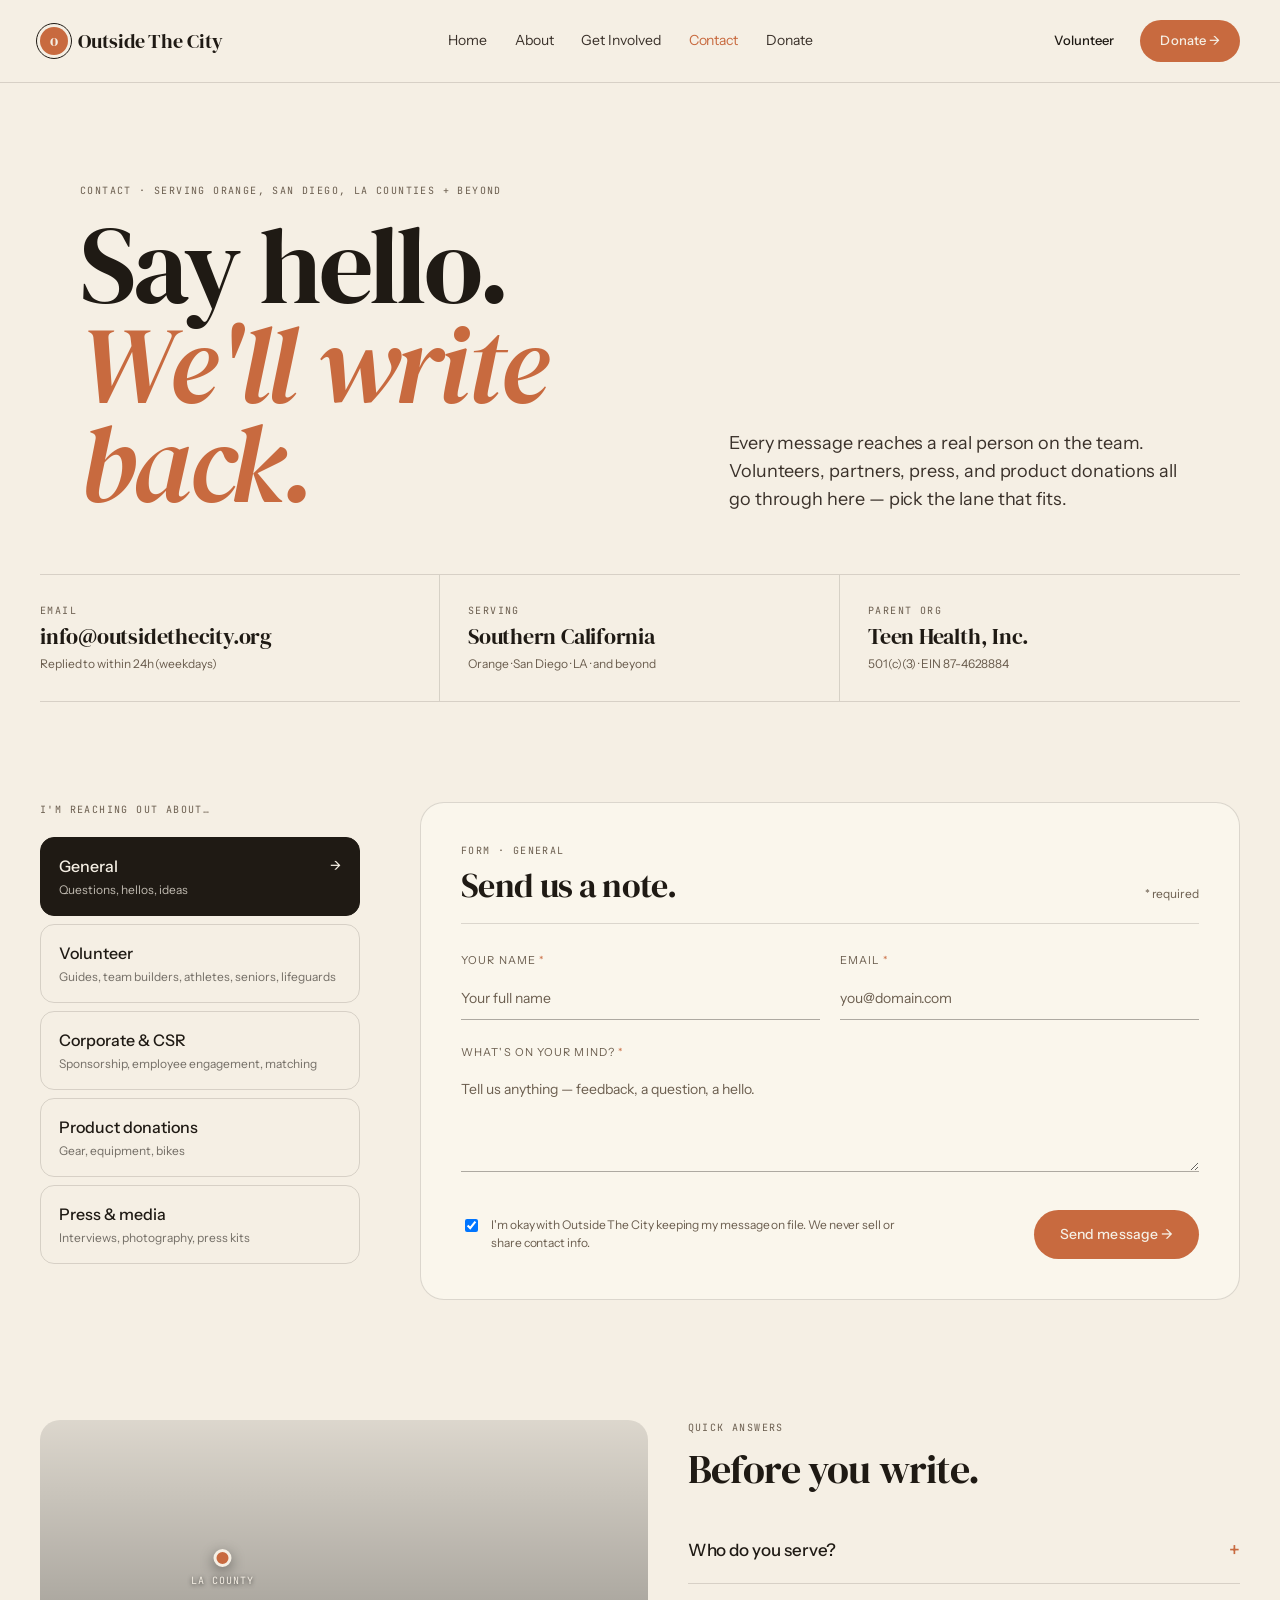
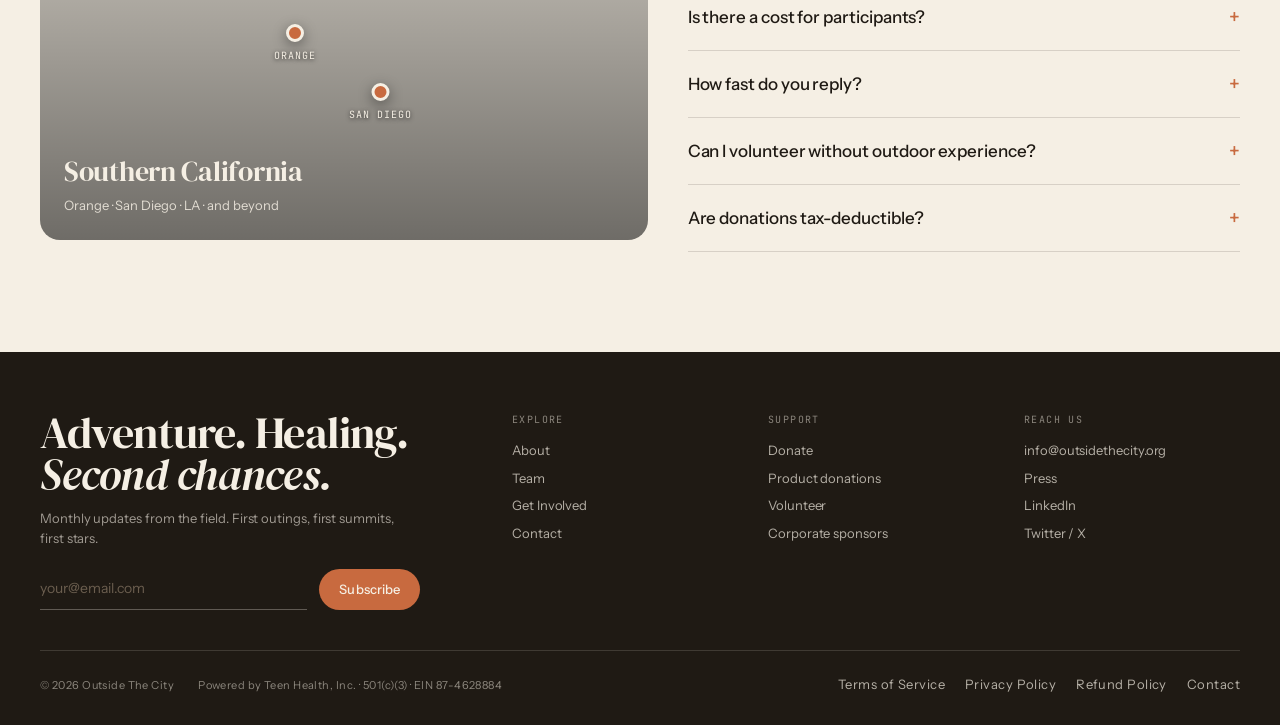
<file: contact.html>
<!doctype html>
<html lang="en">
<head>
<meta charset="utf-8" />
<title>Contact — Outside The City</title>
<meta name="viewport" content="width=device-width,initial-scale=1" />
<meta name="description" content="Say hello. General, volunteer, corporate, product donations, and press inquiries." />
<link rel="preconnect" href="https://fonts.googleapis.com">
<link rel="preconnect" href="https://fonts.gstatic.com" crossorigin>
<link href="https://fonts.googleapis.com/css2?family=DM+Serif+Display:ital@0;1&family=Instrument+Sans:wght@400;500;600&family=JetBrains+Mono:wght@400;500&display=swap" rel="stylesheet">
<link rel="stylesheet" href="styles.css" />
<style>
  .contact-hero { padding: 100px 40px 60px; max-width: 1200px; margin: 0 auto; }
  .contact-hero-grid { display: grid; grid-template-columns: 1.25fr 1fr; gap: 60px; align-items: end; }
  .contact-hero h1 { font-size: 108px; line-height: 0.92; letter-spacing: -0.03em; margin-top: 18px; }
  .contact-hero p { font-size: 18px; line-height: 1.55; color: var(--ink-2); max-width: 460px; }

  .channels-section { padding: 0 40px 60px; max-width: 1280px; margin: 0 auto; }
  .channels-grid {
    display: grid; grid-template-columns: repeat(3, 1fr);
    border-top: 1px solid var(--hairline);
    border-bottom: 1px solid var(--hairline);
  }
  .channel { padding: 28px 28px 28px 0; border-right: 1px solid var(--hairline); }
  .channel:nth-child(1) { padding-left: 0; }
  .channel:nth-child(2) { padding-left: 28px; }
  .channel:nth-child(3) { padding-left: 28px; border-right: none; }
  .channel .v { font-family: var(--font-display); font-size: 22px; letter-spacing: -0.01em; line-height: 1.15; margin-top: 6px; }
  .channel .sub { font-size: 12px; color: var(--ink-muted); margin-top: 6px; }

  .form-section { padding: 40px 40px 100px; max-width: 1280px; margin: 0 auto; }
  .form-grid { display: grid; grid-template-columns: 320px 1fr; gap: 60px; }

  .intents { margin-top: 20px; display: grid; gap: 8px; }
  .intent-btn {
    justify-content: flex-start; align-items: flex-start;
    display: flex; flex-direction: column; gap: 3px;
    text-align: left;
    padding: 16px 18px; border-radius: 14px;
    border: 1px solid var(--hairline);
    background: transparent; color: var(--ink);
    transition: all .15s; cursor: pointer; font: inherit;
  }
  .intent-btn:hover { border-color: var(--hairline-strong); }
  .intent-btn[aria-selected="true"] {
    border: 1px solid var(--ink);
    background: var(--ink); color: var(--paper);
  }
  .intent-btn .row { font-size: 16px; font-weight: 500; display: flex; align-items: center; gap: 10px; width: 100%; }
  .intent-btn .row .arrow { margin-left: auto; font-size: 13px; display: none; }
  .intent-btn[aria-selected="true"] .row .arrow { display: inline; }
  .intent-btn .sub { font-size: 12px; opacity: 0.6; font-weight: 400; }
  .intent-btn[aria-selected="true"] .sub { opacity: 0.75; }

  .intent-note {
    margin-top: 24px; padding: 20px;
    background: var(--cream);
    border-radius: 14px; border: 1px solid var(--hairline);
    display: none;
  }
  .intent-note.active { display: block; }
  .intent-note p { font-size: 13px; line-height: 1.55; color: var(--ink-2); }
  .intent-note .otc-eyebrow { color: var(--moss); margin-bottom: 10px; }

  .form-card { background: var(--cream); border-radius: 24px; border: 1px solid var(--hairline); padding: 40px; }
  .form-head { display: flex; justify-content: space-between; align-items: flex-end; margin-bottom: 28px; padding-bottom: 20px; border-bottom: 1px solid var(--hairline); gap: 16px; flex-wrap: wrap; }
  .form-head h2 { font-size: 34px; margin-top: 10px; letter-spacing: -0.02em; }
  .form-title { display: none; }
  .form-title.active { display: block; }
  .required-note { font-size: 12px; color: var(--ink-muted); }

  .form-fields { display: grid; grid-template-columns: 1fr 1fr; gap: 24px 20px; }
  .field { display: none; }
  .field.active { display: block; }
  .field.full { grid-column: 1 / -1; }
  .field label { display: block; font-size: 11px; letter-spacing: 0.1em; text-transform: uppercase; color: var(--ink-muted); margin-bottom: 10px; }
  .field label .req { color: var(--ember); }
  .field textarea.otc-input { resize: vertical; font-family: inherit; padding-top: 8px; padding-bottom: 8px; }

  .submit-row { margin-top: 32px; display: flex; align-items: center; justify-content: space-between; gap: 20px; flex-wrap: wrap; }
  .consent-label { display: flex; align-items: flex-start; gap: 10px; font-size: 12px; color: var(--ink-muted); max-width: 440px; line-height: 1.5; }

  /* Map + FAQ */
  .map-faq-section { padding: 20px 40px 100px; max-width: 1280px; margin: 0 auto; }
  .map-faq-grid { display: grid; grid-template-columns: 1.1fr 1fr; gap: 40px; }
  .map-wrap {
    position: relative; border-radius: 20px; overflow: hidden; height: 420px;
    background-image: url('https://images.unsplash.com/photo-1551632436-cbf8dd35adfa?w=1200&q=70');
    background-size: cover; background-position: center;
  }
  .map-scrim { position: absolute; inset: 0; background: linear-gradient(to bottom, rgba(0,0,0,0.1), rgba(0,0,0,0.55)); }
  .pin { position: absolute; transform: translate(-50%,-100%); text-align: center; }
  .pin-dot { width: 18px; height: 18px; border-radius: 50%; background: var(--ember); border: 3px solid var(--paper); box-shadow: 0 4px 14px rgba(0,0,0,0.4); margin: 0 auto; }
  .pin-label { font-family: var(--font-mono); font-size: 10px; color: var(--paper); letter-spacing: 0.1em; margin-top: 6px; text-shadow: 0 1px 4px rgba(0,0,0,0.8); }
  .map-title { position: absolute; bottom: 24px; left: 24px; color: var(--paper); font-family: var(--font-display); }
  .map-title .big { font-size: 28px; letter-spacing: -0.01em; }
  .map-title .small { font-size: 13px; opacity: 0.85; font-family: var(--font-body); margin-top: 4px; }

  .faq h2 { font-size: 40px; margin-top: 14px; letter-spacing: -0.02em; margin-bottom: 28px; }
  details { border-bottom: 1px solid var(--hairline); padding: 18px 0; }
  details summary { cursor: pointer; display: flex; justify-content: space-between; align-items: center; list-style: none; font-size: 17px; font-weight: 500; }
  details summary::-webkit-details-marker { display: none; }
  details summary .plus { font-size: 20px; color: var(--ember); margin-left: 16px; transition: transform .2s; }
  details[open] summary .plus { transform: rotate(45deg); }
  details p { margin-top: 12px; font-size: 14px; line-height: 1.6; color: var(--ink-muted); }

  @media (max-width: 960px) {
    .contact-hero { padding: 60px 24px 32px; }
    .contact-hero h1 { font-size: 56px; }
    .contact-hero-grid, .form-grid, .channels-grid, .form-fields, .map-faq-grid { grid-template-columns: 1fr; }
    .channel { padding: 16px 0 !important; border-right: none; border-bottom: 1px solid var(--hairline); }
    .channel:last-child { border-bottom: none; }
    .form-section, .channels-section, .map-faq-section { padding: 48px 24px; }
    .form-card { padding: 24px; }
    .form-head h2 { font-size: 24px; }
  }
</style>
</head>
<body>

<nav class="otc-nav">
  <a class="otc-logo" href="index.html">
    <span class="otc-logo-mark">o</span>
    <span>Outside The City</span>
  </a>
  <div class="otc-nav-links">
    <a href="index.html">Home</a>
    <a href="about.html">About</a>
    <a href="involved.html">Get Involved</a>
    <a class="active" href="contact.html">Contact</a>
    <a href="donate.html">Donate</a>
  </div>
  <div class="otc-nav-cta">
    <a class="otc-btn otc-btn-ghost" href="involved.html">Volunteer</a>
    <a class="otc-btn otc-btn-ember" href="donate.html">Donate →</a>
  </div>
</nav>

<section class="contact-hero">
  <div class="contact-hero-grid">
    <div>
      <div class="otc-eyebrow">Contact · serving Orange, San Diego, LA counties + beyond</div>
      <h1>Say hello.<br/><span class="italic ember">We'll write back.</span></h1>
    </div>
    <p>
      Every message reaches a real person on the team. Volunteers, partners, press, and
      product donations all go through here — pick the lane that fits.
    </p>
  </div>
</section>

<section class="channels-section">
  <div class="channels-grid">
    <div class="channel">
      <div class="otc-eyebrow">Email</div>
      <div class="v">info@outsidethecity.org</div>
      <div class="sub">Replied to within 24h (weekdays)</div>
    </div>
    <div class="channel">
      <div class="otc-eyebrow">Serving</div>
      <div class="v">Southern California</div>
      <div class="sub">Orange · San Diego · LA · and beyond</div>
    </div>
    <div class="channel">
      <div class="otc-eyebrow">Parent org</div>
      <div class="v">Teen Health, Inc.</div>
      <div class="sub">501(c)(3) · EIN 87-4628884</div>
    </div>
  </div>
</section>

<section class="form-section">
  <div class="form-grid">
    <div>
      <div class="otc-eyebrow">I'm reaching out about…</div>
      <div class="intents" role="radiogroup" aria-label="Reason for contact">
        <button class="intent-btn" data-intent="general" aria-selected="true" type="button">
          <span class="row">General <span class="arrow">→</span></span>
          <span class="sub">Questions, hellos, ideas</span>
        </button>
        <button class="intent-btn" data-intent="volunteer" aria-selected="false" type="button">
          <span class="row">Volunteer <span class="arrow">→</span></span>
          <span class="sub">Guides, team builders, athletes, seniors, lifeguards</span>
        </button>
        <button class="intent-btn" data-intent="corporate" aria-selected="false" type="button">
          <span class="row">Corporate & CSR <span class="arrow">→</span></span>
          <span class="sub">Sponsorship, employee engagement, matching</span>
        </button>
        <button class="intent-btn" data-intent="product" aria-selected="false" type="button">
          <span class="row">Product donations <span class="arrow">→</span></span>
          <span class="sub">Gear, equipment, bikes</span>
        </button>
        <button class="intent-btn" data-intent="press" aria-selected="false" type="button">
          <span class="row">Press & media <span class="arrow">→</span></span>
          <span class="sub">Interviews, photography, press kits</span>
        </button>
      </div>

      <div class="intent-note" data-note="volunteer">
        <div class="otc-eyebrow">Good to know</div>
        <p>Life experience counts. We especially welcome mentors with time in the military, trades, and community leadership.</p>
      </div>
      <div class="intent-note" data-note="corporate">
        <div class="otc-eyebrow">Typical engagements</div>
        <p>Outing sponsorship · employee volunteer days · skills-based engagement · matching · multi-year commitments. Impact reporting included.</p>
      </div>
      <div class="intent-note" data-note="product">
        <div class="otc-eyebrow">We accept</div>
        <p>Camping, hiking, water sports gear, and bikes — new or used. Tax-deductible receipts issued in 2 business days.</p>
      </div>
      <div class="intent-note" data-note="press">
        <div class="otc-eyebrow">Press kit</div>
        <p>High-res photography, video, drone footage, and founder bios available on request.</p>
      </div>
    </div>

    <form class="form-card" onsubmit="event.preventDefault();">
      <div class="form-head">
        <div>
          <div class="otc-eyebrow" id="form-subtitle">Form · general</div>
          <h2 class="form-title active" data-title="general">Send us a note.</h2>
          <h2 class="form-title" data-title="volunteer">Come join the team.</h2>
          <h2 class="form-title" data-title="corporate">Let's build something.</h2>
          <h2 class="form-title" data-title="product">Let's coordinate.</h2>
          <h2 class="form-title" data-title="press">What's the story?</h2>
        </div>
        <div class="required-note">* required</div>
      </div>

      <div class="form-fields">
        <!-- GENERAL -->
        <div class="field active" data-intents="general"><label>Your name<span class="req"> *</span></label><input class="otc-input" placeholder="Your full name" required /></div>
        <div class="field active" data-intents="general"><label>Email<span class="req"> *</span></label><input class="otc-input" type="email" placeholder="you@domain.com" required /></div>
        <div class="field active full" data-intents="general"><label>What's on your mind?<span class="req"> *</span></label><textarea class="otc-input" rows="4" placeholder="Tell us anything — feedback, a question, a hello." required></textarea></div>

        <!-- VOLUNTEER -->
        <div class="field" data-intents="volunteer"><label>Your name<span class="req"> *</span></label><input class="otc-input" placeholder="Your full name" /></div>
        <div class="field" data-intents="volunteer"><label>Email<span class="req"> *</span></label><input class="otc-input" type="email" placeholder="you@domain.com" /></div>
        <div class="field" data-intents="volunteer"><label>Where are you based?<span class="req"> *</span></label><input class="otc-input" placeholder="Orange · San Diego · LA · Inland Empire…" /></div>
        <div class="field" data-intents="volunteer"><label>Role you're drawn to<span class="req"> *</span></label><input class="otc-input" placeholder="Wilderness Guide · Lifeguard · Team Builder…" /></div>
        <div class="field full" data-intents="volunteer"><label>Relevant experience<span class="req"> *</span></label><textarea class="otc-input" rows="4" placeholder="Guiding, lifeguarding, mentoring, military, trades — life experience counts."></textarea></div>

        <!-- CORPORATE -->
        <div class="field" data-intents="corporate"><label>Your name<span class="req"> *</span></label><input class="otc-input" placeholder="Your full name" /></div>
        <div class="field" data-intents="corporate"><label>Company<span class="req"> *</span></label><input class="otc-input" placeholder="Organization name" /></div>
        <div class="field" data-intents="corporate"><label>Work email<span class="req"> *</span></label><input class="otc-input" type="email" placeholder="you@company.com" /></div>
        <div class="field" data-intents="corporate"><label>Engagement type<span class="req"> *</span></label><input class="otc-input" placeholder="Sponsorship · employee day · matching · multi-year" /></div>
        <div class="field full" data-intents="corporate"><label>What you're imagining<span class="req"> *</span></label><textarea class="otc-input" rows="4" placeholder="Rough shape, budget range, timing, CSR priorities."></textarea></div>

        <!-- PRODUCT -->
        <div class="field" data-intents="product"><label>Your name<span class="req"> *</span></label><input class="otc-input" placeholder="Your full name" /></div>
        <div class="field" data-intents="product"><label>Email<span class="req"> *</span></label><input class="otc-input" type="email" placeholder="you@domain.com" /></div>
        <div class="field" data-intents="product"><label>Category<span class="req"> *</span></label><input class="otc-input" placeholder="Camping · hiking · water · bikes…" /></div>
        <div class="field" data-intents="product"><label>Approx quantity<span class="req"> *</span></label><input class="otc-input" placeholder="e.g. 12 tents, 1 kayak, 30 sleeping bags" /></div>
        <div class="field" data-intents="product"><label>Condition<span class="req"> *</span></label><input class="otc-input" placeholder="New · gently used · needs repair" /></div>
        <div class="field" data-intents="product"><label>Ship or drop off<span class="req"> *</span></label><input class="otc-input" placeholder="Shipping / appointment drop-off" /></div>
        <div class="field full" data-intents="product"><label>Anything else?<span class="req"> *</span></label><textarea class="otc-input" rows="3" placeholder="Photos welcome as a follow-up email."></textarea></div>

        <!-- PRESS -->
        <div class="field" data-intents="press"><label>Your name<span class="req"> *</span></label><input class="otc-input" placeholder="Reporter · Producer…" /></div>
        <div class="field" data-intents="press"><label>Outlet<span class="req"> *</span></label><input class="otc-input" placeholder="Publication or network" /></div>
        <div class="field" data-intents="press"><label>Email<span class="req"> *</span></label><input class="otc-input" type="email" placeholder="you@outlet.com" /></div>
        <div class="field" data-intents="press"><label>Deadline<span class="req"> *</span></label><input class="otc-input" placeholder="Fri Aug 22" /></div>
        <div class="field full" data-intents="press"><label>Story + what you need<span class="req"> *</span></label><textarea class="otc-input" rows="4" placeholder="A few lines on the piece, photography needs, interviewees…"></textarea></div>
      </div>

      <div class="submit-row">
        <label class="consent-label">
          <input type="checkbox" checked style="margin-top: 3px;" />
          <span>I'm okay with Outside The City keeping my message on file. We never sell or share contact info.</span>
        </label>
        <button class="otc-btn otc-btn-ember otc-btn-lg" type="submit" id="submit-btn">Send message →</button>
      </div>
    </form>
  </div>
</section>

<section class="map-faq-section">
  <div class="map-faq-grid">
    <div class="map-wrap">
      <div class="map-scrim"></div>
      <div class="pin" style="left:30%; top:40%;">
        <div class="pin-dot"></div>
        <div class="pin-label">LA COUNTY</div>
      </div>
      <div class="pin" style="left:42%; top:58%;">
        <div class="pin-dot"></div>
        <div class="pin-label">ORANGE</div>
      </div>
      <div class="pin" style="left:56%; top:72%;">
        <div class="pin-dot"></div>
        <div class="pin-label">SAN DIEGO</div>
      </div>
      <div class="map-title">
        <div class="big">Southern California</div>
        <div class="small">Orange · San Diego · LA · and beyond</div>
      </div>
    </div>

    <div class="faq">
      <div class="otc-eyebrow">Quick answers</div>
      <h2>Before you write.</h2>
      <details>
        <summary>Who do you serve?<span class="plus">+</span></summary>
        <p>Formerly gang-involved and previously incarcerated men and women in Orange, San Diego, and LA counties — and we travel beyond when trips call for it.</p>
      </details>
      <details>
        <summary>Is there a cost for participants?<span class="plus">+</span></summary>
        <p>No. Every outing — gear, food, transport, guides — is free, funded by donors and corporate partners.</p>
      </details>
      <details>
        <summary>How fast do you reply?<span class="plus">+</span></summary>
        <p>General & volunteer: within 2 business days. Corporate & product donations: same week. Press: same day during active outings.</p>
      </details>
      <details>
        <summary>Can I volunteer without outdoor experience?<span class="plus">+</span></summary>
        <p>Yes — several of our roles (Team Builders, Seniors) rely more on life experience and presence than on trail skills.</p>
      </details>
      <details>
        <summary>Are donations tax-deductible?<span class="plus">+</span></summary>
        <p>Yes. We operate under Teen Health, Inc., a 501(c)(3). EIN 87-4628884.</p>
      </details>
    </div>
  </div>
</section>

<footer class="otc-footer">
  <div class="otc-footer-grid">
    <div>
      <h2 class="otc-footer-cta-h">
        Adventure. Healing.<br/>
        <span class="italic">Second chances.</span>
      </h2>
      <p style="font-size:13px; color:rgba(245,239,228,0.6); margin-bottom:20px; max-width:380px; line-height:1.55;">
        Monthly updates from the field. First outings, first summits, first stars.
      </p>
      <form class="otc-footer-subscribe" onsubmit="event.preventDefault();">
        <input class="otc-input" placeholder="your@email.com" type="email" required />
        <button class="otc-btn otc-btn-ember" type="submit">Subscribe</button>
      </form>
    </div>
    <div>
      <div class="otc-eyebrow" style="color: rgba(245,239,228,0.5); margin-bottom: 14px;">Explore</div>
      <div style="display:grid; gap:8px;">
        <a href="about.html">About</a>
        <a href="about.html#team">Team</a>
        <a href="involved.html">Get Involved</a>
        <a href="contact.html">Contact</a>
      </div>
    </div>
    <div>
      <div class="otc-eyebrow" style="color: rgba(245,239,228,0.5); margin-bottom: 14px;">Support</div>
      <div style="display:grid; gap:8px;">
        <a href="donate.html">Donate</a>
        <a href="donate.html#product">Product donations</a>
        <a href="involved.html">Volunteer</a>
        <a href="involved.html#corporate">Corporate sponsors</a>
      </div>
    </div>
    <div>
      <div class="otc-eyebrow" style="color: rgba(245,239,228,0.5); margin-bottom: 14px;">Reach us</div>
      <div style="display:grid; gap:8px;">
        <a href="mailto:info@outsidethecity.org">info@outsidethecity.org</a>
        <a href="contact.html">Press</a>
        <a href="https://linkedin.com" target="_blank" rel="noopener">LinkedIn</a>
        <a href="https://twitter.com" target="_blank" rel="noopener">Twitter / X</a>
      </div>
    </div>
  </div>
  <div class="otc-footer-legal">
    <div style="display:flex; gap:24px; flex-wrap:wrap;">
      <span>© 2026 Outside The City</span>
      <span>Powered by Teen Health, Inc. · 501(c)(3) · EIN 87-4628884</span>
    </div>
    <div style="display:flex; gap:20px; flex-wrap:wrap;">
      <a href="#">Terms of Service</a>
      <a href="#">Privacy Policy</a>
      <a href="#">Refund Policy</a>
      <a href="contact.html">Contact</a>
    </div>
  </div>
</footer>

<script>
  const INTENT_CTAS = {
    general:   "Send message",
    volunteer: "Apply to volunteer",
    corporate: "Start the conversation",
    product:   "Offer a donation",
    press:     "Send press request",
  };
  const INTENT_LABELS = {
    general: "general", volunteer: "volunteer", corporate: "corporate & csr",
    product: "product donations", press: "press & media"
  };

  const intentButtons = document.querySelectorAll('.intent-btn');
  const notes         = document.querySelectorAll('.intent-note');
  const titles        = document.querySelectorAll('.form-title');
  const fields        = document.querySelectorAll('.field');
  const subtitle      = document.getElementById('form-subtitle');
  const submitBtn     = document.getElementById('submit-btn');

  function setIntent(intent) {
    intentButtons.forEach(b => b.setAttribute('aria-selected', b.dataset.intent === intent));
    notes.forEach(n => n.classList.toggle('active', n.dataset.note === intent));
    titles.forEach(t => t.classList.toggle('active', t.dataset.title === intent));
    fields.forEach(f => f.classList.toggle('active', f.dataset.intents === intent));
    subtitle.textContent = 'Form · ' + INTENT_LABELS[intent];
    submitBtn.textContent = INTENT_CTAS[intent] + ' →';
  }
  intentButtons.forEach(b => b.addEventListener('click', () => setIntent(b.dataset.intent)));
</script>

</body>
</html>
</file>
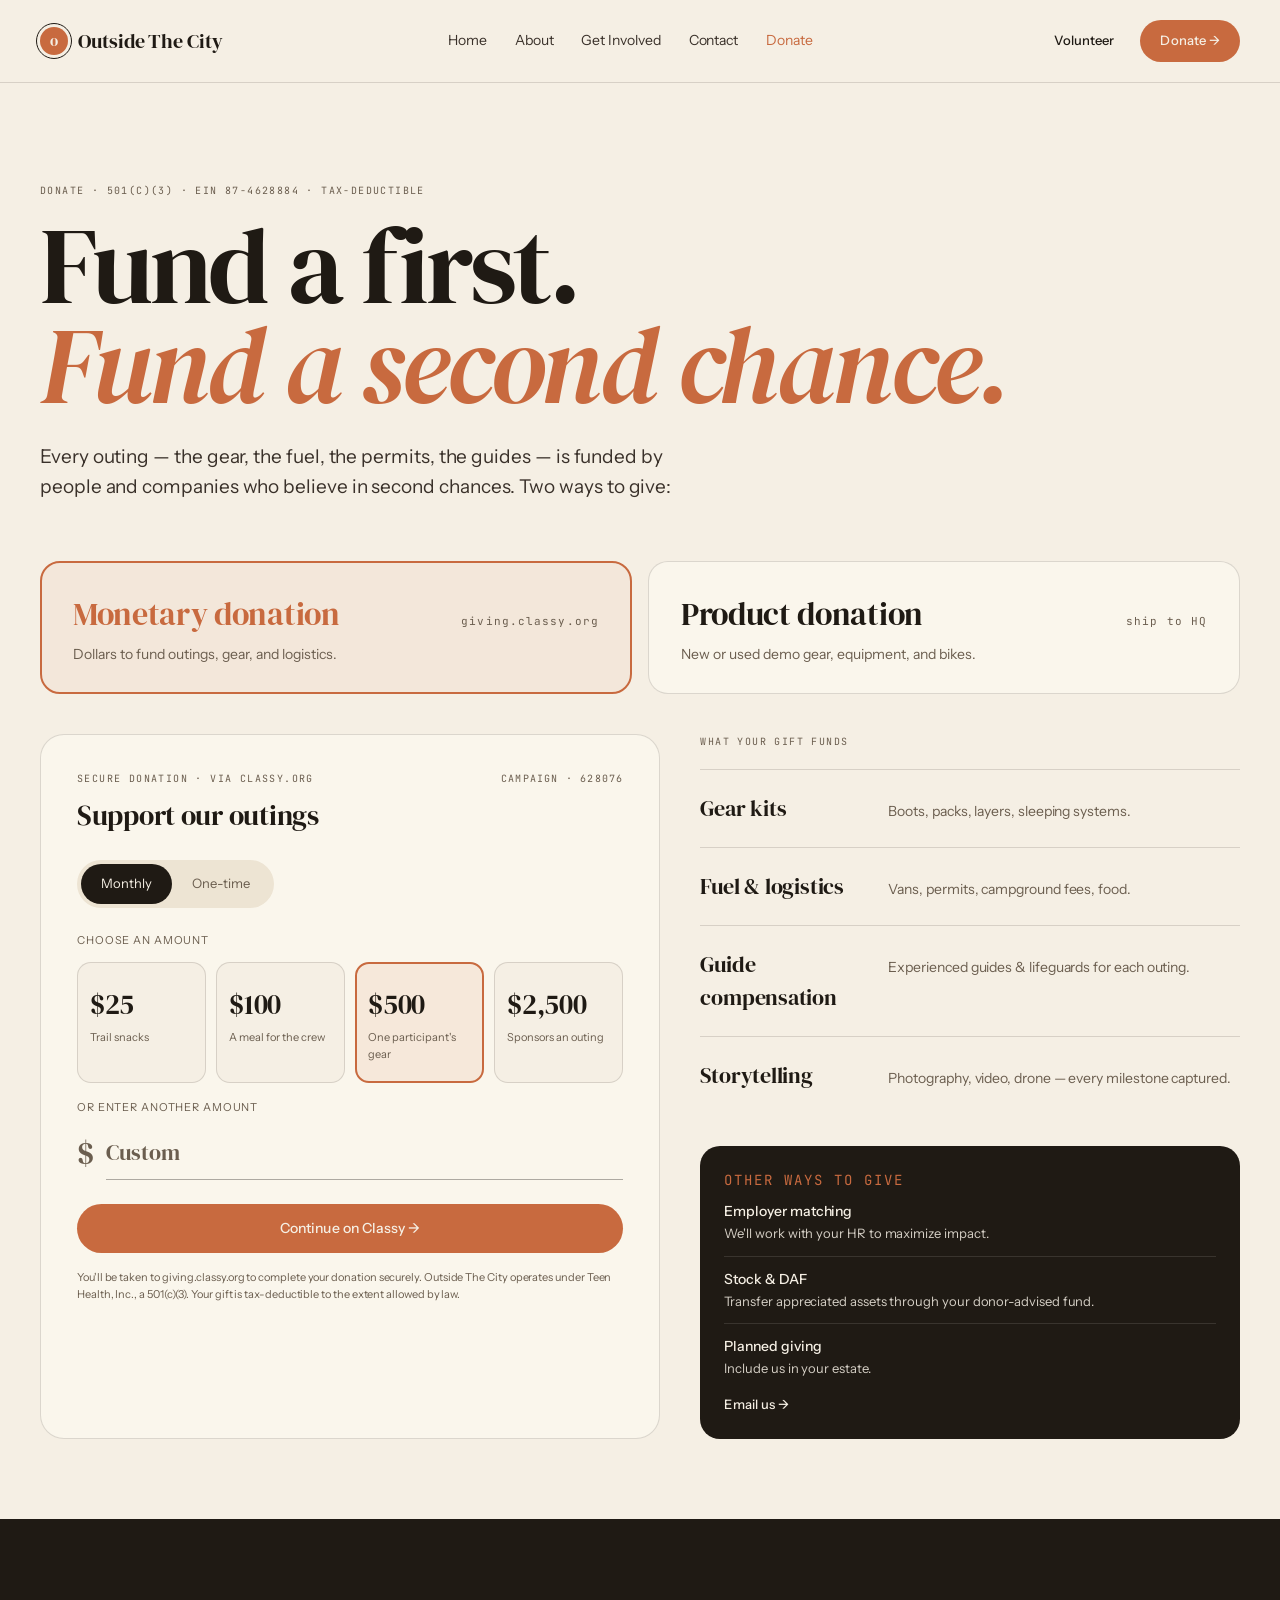
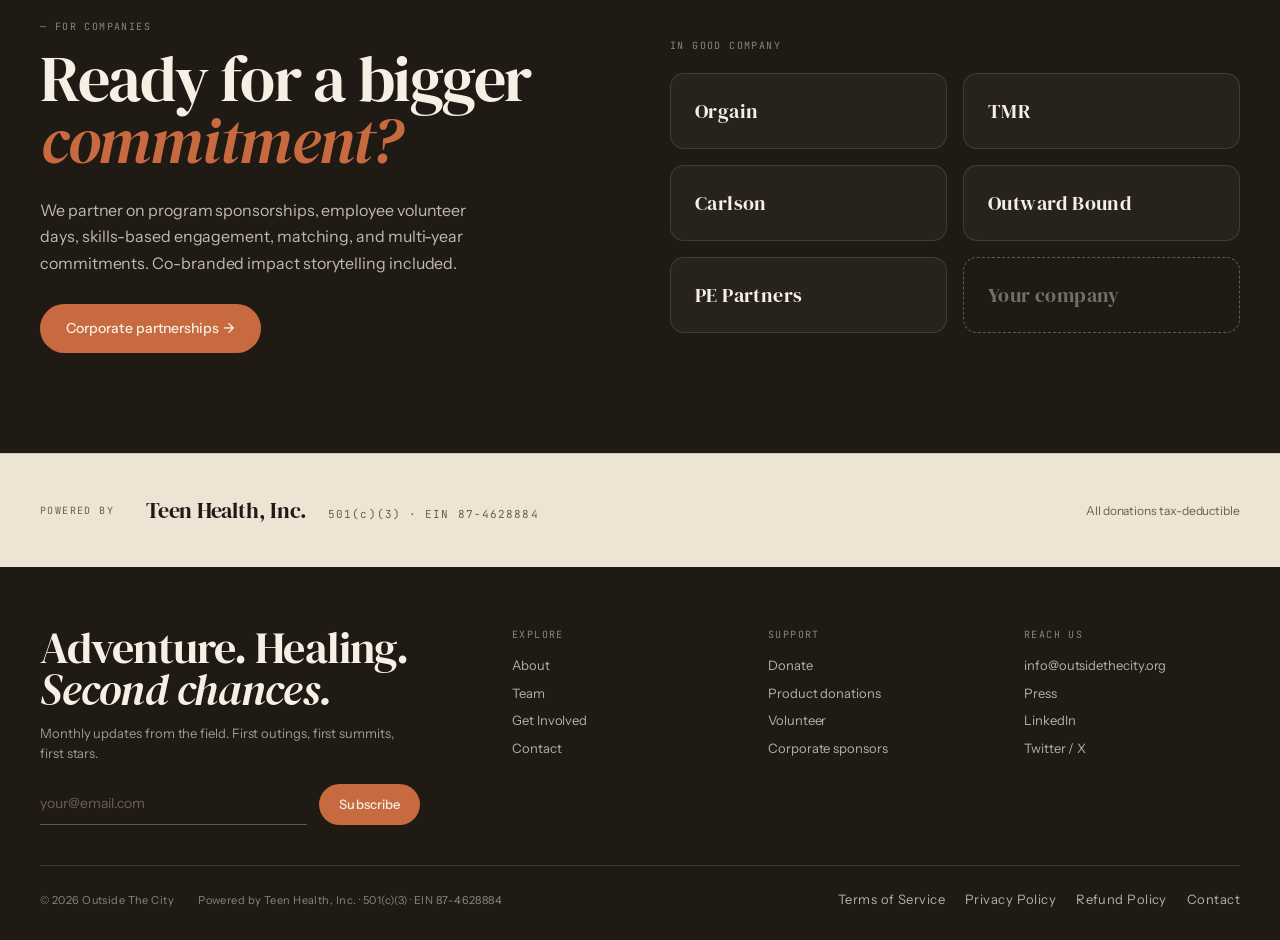
<file: donate.html>
<!doctype html>
<html lang="en">
<head>
<meta charset="utf-8" />
<title>Donate — Outside The City</title>
<meta name="viewport" content="width=device-width,initial-scale=1" />
<meta name="description" content="Fund a first. Fund a second chance. Monetary donations via Classy.org or product donations to our Southern California HQ." />
<link rel="preconnect" href="https://fonts.googleapis.com">
<link rel="preconnect" href="https://fonts.gstatic.com" crossorigin>
<link href="https://fonts.googleapis.com/css2?family=DM+Serif+Display:ital@0;1&family=Instrument+Sans:wght@400;500;600&family=JetBrains+Mono:wght@400;500&display=swap" rel="stylesheet">
<link rel="stylesheet" href="styles.css" />
<style>
  .donate-hero { padding: 100px 40px 20px; }
  .donate-hero-inner { max-width: 1200px; margin: 0 auto; }
  .donate-hero h1 { font-size: 108px; margin-top: 18px; letter-spacing: -0.03em; line-height: 0.92; max-width: 1100px; }
  .donate-hero-lede { font-size: 19px; color: var(--ink-2); margin-top: 28px; max-width: 680px; line-height: 1.55; }

  .track-selector { padding: 40px 40px 0; }
  .track-grid { max-width: 1280px; margin: 0 auto; display: grid; grid-template-columns: 1fr 1fr; gap: 16px; }
  .track-option {
    padding: 28px 32px; border-radius: 20px;
    border: 1.5px solid var(--hairline);
    background: var(--cream);
    display: flex; flex-direction: column; align-items: flex-start; gap: 6px;
    text-align: left; cursor: pointer; transition: all .15s;
    width: 100%; font: inherit;
  }
  .track-option:hover { border-color: var(--hairline-strong); }
  .track-option[aria-selected="true"] {
    border: 2px solid var(--ember);
    background: rgba(200,106,63,0.06);
    padding: 27px 31px;
  }
  .track-option .head { display: flex; justify-content: space-between; width: 100%; align-items: baseline; gap: 16px; }
  .track-option .title { font-family: var(--font-display); font-size: 32px; letter-spacing: -0.01em; color: var(--ink); }
  .track-option[aria-selected="true"] .title { color: var(--ember); }
  .track-option .tag { font-family: var(--font-mono); font-size: 11px; color: var(--ink-muted); letter-spacing: 0.1em; }
  .track-option .sub { font-size: 14px; color: var(--ink-muted); }

  .track-panel { display: none; }
  .track-panel.active { display: block; }

  /* Monetary */
  .monetary-section { padding: 40px 40px 80px; }
  .monetary-grid { max-width: 1280px; margin: 0 auto; display: grid; grid-template-columns: 1.15fr 1fr; gap: 40px; }
  .classy-card { border: 1px solid var(--hairline); border-radius: 24px; padding: 36px; background: var(--cream); }
  .classy-head { display: flex; justify-content: space-between; align-items: baseline; margin-bottom: 24px; gap: 16px; flex-wrap: wrap; }
  .classy-title { font-family: var(--font-display); font-size: 28px; letter-spacing: -0.01em; margin-top: 8px; }
  .classy-campaign { font-family: var(--font-mono); font-size: 10px; color: var(--ink-muted); letter-spacing: 0.12em; }
  .freq-tabs { display: flex; background: var(--paper-2); padding: 4px; border-radius: 999px; margin-bottom: 24px; width: fit-content; }
  .freq-tabs button { padding: 10px 20px; font-size: 13px; color: var(--ink-muted); border-radius: 999px; }
  .freq-tabs button[aria-selected="true"] { background: var(--ink); color: var(--paper); }
  .field-label { font-size: 11px; color: var(--ink-muted); letter-spacing: 0.08em; text-transform: uppercase; }
  .amounts { display: grid; grid-template-columns: repeat(4, 1fr); gap: 10px; margin-top: 14px; margin-bottom: 16px; }
  .amount {
    padding: 20px 12px; border-radius: 14px;
    border: 1.5px solid var(--hairline);
    background: var(--paper);
    display: flex; flex-direction: column; align-items: flex-start; gap: 4px;
    cursor: pointer; text-align: left; transition: all .15s;
  }
  .amount:hover { border-color: var(--hairline-strong); }
  .amount[aria-selected="true"] {
    border: 2px solid var(--ember);
    background: rgba(200,106,63,0.1);
    padding: 19px 11px;
  }
  .amount .big { font-family: var(--font-display); font-size: 28px; letter-spacing: -0.01em; }
  .amount .note { font-size: 11px; color: var(--ink-muted); }
  .custom-amt { display: flex; align-items: center; gap: 12px; margin-top: 10px; margin-bottom: 24px; }
  .custom-amt .sign { font-family: var(--font-display); font-size: 32px; color: var(--ink-muted); }
  .classy-submit { width: 100%; justify-content: center; }
  .classy-fine { font-size: 11px; color: var(--ink-muted); margin-top: 16px; line-height: 1.55; }

  .impact-list { margin-top: 20px; display: grid; gap: 0; }
  .impact-row {
    padding: 22px 0; border-top: 1px solid var(--hairline);
    display: grid; grid-template-columns: 160px 1fr; gap: 28px; align-items: baseline;
  }
  .impact-row .k { font-family: var(--font-display); font-size: 22px; letter-spacing: -0.01em; }
  .impact-row .d { font-size: 14px; color: var(--ink-muted); line-height: 1.55; }

  .other-ways { margin-top: 32px; padding: 24px; background: var(--ink); color: var(--paper); border-radius: 20px; }
  .other-ways > div { display: grid; gap: 12px; font-size: 14px; color: rgba(245,239,228,0.85); }
  .other-way { padding-bottom: 12px; border-bottom: 1px solid rgba(245,239,228,0.12); }
  .other-way:last-child { padding-bottom: 0; border-bottom: none; }
  .other-way .t { font-weight: 500; color: var(--paper); margin-bottom: 2px; }
  .other-way .d { font-size: 13px; }

  /* Product */
  .product-section { padding: 40px 40px 80px; }
  .product-inner { max-width: 1280px; margin: 0 auto; }
  .product-intro { display: grid; grid-template-columns: 1.1fr 1fr; gap: 60px; margin-bottom: 48px; }
  .product-intro h2 { font-size: 56px; letter-spacing: -0.02em; margin-top: 14px; line-height: 1; }
  .product-intro p { font-size: 16px; line-height: 1.65; margin-top: 24px; color: var(--ink-2); }
  .product-intro-img {
    height: 320px; border-radius: 20px;
    background-image: url('https://images.unsplash.com/photo-1551632811-561732d1e306?w=1200&q=70');
    background-size: cover; background-position: center;
  }
  .product-categories { display: grid; grid-template-columns: repeat(3, 1fr); gap: 16px; }
  .product-cat { border: 1px solid var(--hairline); border-radius: 20px; padding: 28px; background: var(--cream); }
  .product-cat h3 { font-family: var(--font-display); font-size: 24px; letter-spacing: -0.01em; }
  .product-cat ul { margin: 20px 0 0; display: grid; gap: 10px; }
  .product-cat li { font-size: 14px; color: var(--ink-2); padding-left: 16px; position: relative; }
  .product-cat li::before { content:""; position: absolute; left: 0; top: 8px; width: 5px; height: 5px; border-radius: 50%; background: var(--ember); }
  .product-how { margin-top: 60px; padding: 40px; background: var(--paper-2); border-radius: 24px; border: 1px solid var(--hairline); }
  .product-steps { display: grid; grid-template-columns: repeat(4, 1fr); gap: 24px; margin-top: 24px; }
  .product-step .n { font-family: var(--font-mono); font-size: 11px; color: var(--ember); letter-spacing: 0.12em; }
  .product-step .t { font-family: var(--font-display); font-size: 24px; letter-spacing: -0.01em; margin-top: 8px; }
  .product-step .d { font-size: 13px; color: var(--ink-muted); margin-top: 8px; line-height: 1.55; }
  .product-actions { margin-top: 32px; display: flex; gap: 12px; flex-wrap: wrap; }

  .corp-trailer { padding: 100px 40px; background: var(--ink); color: var(--paper); }
  .corp-trailer-inner { max-width: 1280px; margin: 0 auto; display: grid; grid-template-columns: 1fr 1fr; gap: 60px; align-items: center; }
  .corp-trailer h2 { color: var(--paper); font-size: 64px; letter-spacing: -0.02em; line-height: 0.98; margin-top: 14px; }
  .corp-trailer p { font-size: 16px; line-height: 1.65; margin-top: 24px; color: rgba(245,239,228,0.75); max-width: 440px; }
  .corp-logos { display: grid; grid-template-columns: repeat(2, 1fr); gap: 16px; }
  .corp-logo {
    padding: 22px 24px; border-radius: 14px;
    border: 1px solid rgba(245,239,228,0.12);
    background: rgba(245,239,228,0.04);
    font-family: var(--font-display); font-size: 20px; color: var(--paper);
    letter-spacing: 0.02em;
  }
  .corp-logo.you { border: 1px dashed rgba(245,239,228,0.3); background: transparent; color: rgba(245,239,228,0.4); }

  .legal-strip { padding: 40px; background: var(--paper-2); border-top: 1px solid var(--hairline); }
  .legal-row { max-width: 1200px; margin: 0 auto; display: grid; grid-template-columns: auto 1fr auto; gap: 32px; align-items: center; }
  .legal-name { font-family: var(--font-display); font-size: 22px; letter-spacing: -0.01em; }
  .legal-name .mono { font-family: var(--font-mono); font-size: 11px; color: var(--ink-muted); margin-left: 16px; letter-spacing: 0.1em; }

  @media (max-width: 960px) {
    .donate-hero { padding: 60px 24px 0; }
    .donate-hero h1 { font-size: 56px; }
    .track-grid, .monetary-grid, .product-intro, .product-categories, .product-steps, .corp-trailer-inner, .corp-logos, .legal-row { grid-template-columns: 1fr; }
    .monetary-section, .product-section, .corp-trailer, .legal-strip { padding: 48px 24px; }
    .amounts { grid-template-columns: 1fr 1fr; }
    .product-intro h2, .corp-trailer h2 { font-size: 40px; }
    .legal-row { gap: 16px; }
  }
</style>
</head>
<body>

<nav class="otc-nav">
  <a class="otc-logo" href="index.html">
    <span class="otc-logo-mark">o</span>
    <span>Outside The City</span>
  </a>
  <div class="otc-nav-links">
    <a href="index.html">Home</a>
    <a href="about.html">About</a>
    <a href="involved.html">Get Involved</a>
    <a href="contact.html">Contact</a>
    <a class="active" href="donate.html">Donate</a>
  </div>
  <div class="otc-nav-cta">
    <a class="otc-btn otc-btn-ghost" href="involved.html">Volunteer</a>
    <a class="otc-btn otc-btn-ember" href="donate.html">Donate →</a>
  </div>
</nav>

<section class="donate-hero">
  <div class="donate-hero-inner">
    <div class="otc-eyebrow">Donate · 501(c)(3) · EIN 87-4628884 · tax-deductible</div>
    <h1>Fund a first.<br/><span class="italic ember">Fund a second chance.</span></h1>
    <p class="donate-hero-lede">
      Every outing — the gear, the fuel, the permits, the guides — is funded by people and
      companies who believe in second chances. Two ways to give:
    </p>
  </div>
</section>

<section class="track-selector">
  <div class="track-grid">
    <button class="track-option" data-track="monetary" aria-selected="true">
      <div class="head">
        <span class="title">Monetary donation</span>
        <span class="tag">giving.classy.org</span>
      </div>
      <span class="sub">Dollars to fund outings, gear, and logistics.</span>
    </button>
    <button class="track-option" data-track="product" aria-selected="false">
      <div class="head">
        <span class="title">Product donation</span>
        <span class="tag">ship to HQ</span>
      </div>
      <span class="sub">New or used demo gear, equipment, and bikes.</span>
    </button>
  </div>
</section>

<!-- MONETARY TRACK -->
<section class="monetary-section track-panel active" id="panel-monetary">
  <div class="monetary-grid">
    <div class="classy-card">
      <div class="classy-head">
        <div>
          <div class="otc-eyebrow">Secure donation · via Classy.org</div>
          <div class="classy-title">Support our outings</div>
        </div>
        <div class="classy-campaign">CAMPAIGN · 628076</div>
      </div>

      <div class="freq-tabs" role="tablist">
        <button type="button" aria-selected="true">Monthly</button>
        <button type="button" aria-selected="false">One-time</button>
      </div>

      <div class="field-label">Choose an amount</div>
      <div class="amounts" role="radiogroup" aria-label="Donation amount">
        <button type="button" class="amount" data-amt="25" aria-selected="false">
          <span class="big">$25</span><span class="note">Trail snacks</span>
        </button>
        <button type="button" class="amount" data-amt="100" aria-selected="false">
          <span class="big">$100</span><span class="note">A meal for the crew</span>
        </button>
        <button type="button" class="amount" data-amt="500" aria-selected="true">
          <span class="big">$500</span><span class="note">One participant's gear</span>
        </button>
        <button type="button" class="amount" data-amt="2500" aria-selected="false">
          <span class="big">$2,500</span><span class="note">Sponsors an outing</span>
        </button>
      </div>

      <div class="field-label">Or enter another amount</div>
      <div class="custom-amt">
        <span class="sign">$</span>
        <input class="otc-input" placeholder="Custom" style="flex:1; font-family: var(--font-display); font-size: 22px;" inputmode="decimal" />
      </div>

      <a class="otc-btn otc-btn-ember otc-btn-lg classy-submit" href="https://giving.classy.org/campaign/628076/donate" target="_blank" rel="noopener">
        Continue on Classy →
      </a>
      <p class="classy-fine">
        You'll be taken to giving.classy.org to complete your donation securely. Outside The City
        operates under Teen Health, Inc., a 501(c)(3). Your gift is tax-deductible to the extent
        allowed by law.
      </p>
    </div>

    <div>
      <div class="otc-eyebrow">What your gift funds</div>
      <div class="impact-list">
        <div class="impact-row">
          <div class="k">Gear kits</div>
          <div class="d">Boots, packs, layers, sleeping systems.</div>
        </div>
        <div class="impact-row">
          <div class="k">Fuel & logistics</div>
          <div class="d">Vans, permits, campground fees, food.</div>
        </div>
        <div class="impact-row">
          <div class="k">Guide compensation</div>
          <div class="d">Experienced guides & lifeguards for each outing.</div>
        </div>
        <div class="impact-row">
          <div class="k">Storytelling</div>
          <div class="d">Photography, video, drone — every milestone captured.</div>
        </div>
      </div>

      <div class="other-ways">
        <div class="otc-eyebrow" style="color: var(--ember); margin-bottom: 10px;">Other ways to give</div>
        <div>
          <div class="other-way">
            <div class="t">Employer matching</div>
            <div class="d">We'll work with your HR to maximize impact.</div>
          </div>
          <div class="other-way">
            <div class="t">Stock & DAF</div>
            <div class="d">Transfer appreciated assets through your donor-advised fund.</div>
          </div>
          <div class="other-way">
            <div class="t">Planned giving</div>
            <div class="d">Include us in your estate.</div>
          </div>
        </div>
        <a class="otc-btn otc-btn-ghost" style="color: var(--paper); padding: 0; margin-top: 16px;" href="contact.html">
          Email us →
        </a>
      </div>
    </div>
  </div>
</section>

<!-- PRODUCT TRACK -->
<section class="product-section track-panel" id="panel-product">
  <div class="product-inner" id="product">
    <div class="product-intro">
      <div>
        <div class="otc-eyebrow">Product donations</div>
        <h2>New or used gear.<br/><span class="italic ember">All of it helps.</span></h2>
        <p>
          Outdoor adventure gear, demo equipment, and bicycles all help bring first-time experiences
          to our participants. A used mountain bike can inspire someone to explore the world.
        </p>
      </div>
      <div class="product-intro-img"></div>
    </div>

    <div class="product-categories">
      <div class="product-cat">
        <h3>Camping & shelter</h3>
        <ul>
          <li>Tents (2p–6p)</li>
          <li>Sleeping bags</li>
          <li>Sleeping pads</li>
          <li>Camp stoves & cookware</li>
        </ul>
      </div>
      <div class="product-cat">
        <h3>Hiking & apparel</h3>
        <ul>
          <li>Hiking boots / trail shoes</li>
          <li>Backpacks (day + multi-day)</li>
          <li>Rain shells & layers</li>
          <li>Hats, gloves, headlamps</li>
        </ul>
      </div>
      <div class="product-cat">
        <h3>Water & wheels</h3>
        <ul>
          <li>Kayaks, paddles, PFDs</li>
          <li>Stand-up paddle boards</li>
          <li>Mountain bikes (any condition)</li>
          <li>Bike helmets</li>
        </ul>
      </div>
    </div>

    <div class="product-how">
      <div class="otc-eyebrow">How product donations work</div>
      <div class="product-steps">
        <div class="product-step">
          <div class="n">01</div>
          <div class="t">Reach out</div>
          <div class="d">Email us a quick list of what you'd like to donate.</div>
        </div>
        <div class="product-step">
          <div class="n">02</div>
          <div class="t">We confirm</div>
          <div class="d">We'll confirm fit and coordinate logistics within 48h.</div>
        </div>
        <div class="product-step">
          <div class="n">03</div>
          <div class="t">Ship or drop off</div>
          <div class="d">Ship to our Southern California HQ, or drop off by appointment.</div>
        </div>
        <div class="product-step">
          <div class="n">04</div>
          <div class="t">Get a receipt</div>
          <div class="d">Tax-deductible receipt issued within two business days.</div>
        </div>
      </div>
      <div class="product-actions">
        <a class="otc-btn otc-btn-ember otc-btn-lg" href="contact.html">Start a donation →</a>
        <a class="otc-btn otc-btn-outline otc-btn-lg" href="contact.html">Questions? Email us</a>
      </div>
    </div>
  </div>
</section>

<section class="corp-trailer">
  <div class="corp-trailer-inner">
    <div>
      <div class="otc-eyebrow" style="color: rgba(245,239,228,0.5);">— For companies</div>
      <h2>Ready for a bigger<br/><span class="italic ember">commitment?</span></h2>
      <p>
        We partner on program sponsorships, employee volunteer days, skills-based engagement,
        matching, and multi-year commitments. Co-branded impact storytelling included.
      </p>
      <a class="otc-btn otc-btn-ember otc-btn-lg" style="margin-top:28px;" href="involved.html#corporate">
        Corporate partnerships →
      </a>
    </div>
    <div>
      <div class="otc-eyebrow" style="color: rgba(245,239,228,0.5); margin-bottom: 20px;">In good company</div>
      <div class="corp-logos">
        <div class="corp-logo">Orgain</div>
        <div class="corp-logo">TMR</div>
        <div class="corp-logo">Carlson</div>
        <div class="corp-logo">Outward Bound</div>
        <div class="corp-logo">PE Partners</div>
        <div class="corp-logo you">Your company</div>
      </div>
    </div>
  </div>
</section>

<section class="legal-strip">
  <div class="legal-row">
    <div class="otc-eyebrow">Powered by</div>
    <div class="legal-name">
      Teen Health, Inc.
      <span class="mono">501(c)(3) · EIN 87-4628884</span>
    </div>
    <div style="font-size:12px; color:var(--ink-muted);">All donations tax-deductible</div>
  </div>
</section>

<footer class="otc-footer">
  <div class="otc-footer-grid">
    <div>
      <h2 class="otc-footer-cta-h">
        Adventure. Healing.<br/>
        <span class="italic">Second chances.</span>
      </h2>
      <p style="font-size:13px; color:rgba(245,239,228,0.6); margin-bottom:20px; max-width:380px; line-height:1.55;">
        Monthly updates from the field. First outings, first summits, first stars.
      </p>
      <form class="otc-footer-subscribe" onsubmit="event.preventDefault();">
        <input class="otc-input" placeholder="your@email.com" type="email" required />
        <button class="otc-btn otc-btn-ember" type="submit">Subscribe</button>
      </form>
    </div>
    <div>
      <div class="otc-eyebrow" style="color: rgba(245,239,228,0.5); margin-bottom: 14px;">Explore</div>
      <div style="display:grid; gap:8px;">
        <a href="about.html">About</a>
        <a href="about.html#team">Team</a>
        <a href="involved.html">Get Involved</a>
        <a href="contact.html">Contact</a>
      </div>
    </div>
    <div>
      <div class="otc-eyebrow" style="color: rgba(245,239,228,0.5); margin-bottom: 14px;">Support</div>
      <div style="display:grid; gap:8px;">
        <a href="donate.html">Donate</a>
        <a href="donate.html#product">Product donations</a>
        <a href="involved.html">Volunteer</a>
        <a href="involved.html#corporate">Corporate sponsors</a>
      </div>
    </div>
    <div>
      <div class="otc-eyebrow" style="color: rgba(245,239,228,0.5); margin-bottom: 14px;">Reach us</div>
      <div style="display:grid; gap:8px;">
        <a href="mailto:info@outsidethecity.org">info@outsidethecity.org</a>
        <a href="contact.html">Press</a>
        <a href="https://linkedin.com" target="_blank" rel="noopener">LinkedIn</a>
        <a href="https://twitter.com" target="_blank" rel="noopener">Twitter / X</a>
      </div>
    </div>
  </div>
  <div class="otc-footer-legal">
    <div style="display:flex; gap:24px; flex-wrap:wrap;">
      <span>© 2026 Outside The City</span>
      <span>Powered by Teen Health, Inc. · 501(c)(3) · EIN 87-4628884</span>
    </div>
    <div style="display:flex; gap:20px; flex-wrap:wrap;">
      <a href="#">Terms of Service</a>
      <a href="#">Privacy Policy</a>
      <a href="#">Refund Policy</a>
      <a href="contact.html">Contact</a>
    </div>
  </div>
</footer>

<script>
  // Track switcher
  const trackButtons = document.querySelectorAll('.track-option');
  const panels = {
    monetary: document.getElementById('panel-monetary'),
    product:  document.getElementById('panel-product'),
  };
  function setTrack(t) {
    trackButtons.forEach(b => b.setAttribute('aria-selected', b.dataset.track === t));
    Object.entries(panels).forEach(([k, el]) => el.classList.toggle('active', k === t));
  }
  trackButtons.forEach(b => b.addEventListener('click', () => setTrack(b.dataset.track)));
  if (location.hash === '#product') setTrack('product');

  // Amount picker
  const amtButtons = document.querySelectorAll('.amount');
  amtButtons.forEach(b => b.addEventListener('click', () => {
    amtButtons.forEach(x => x.setAttribute('aria-selected', x === b));
  }));

  // Frequency tabs
  const freqButtons = document.querySelectorAll('.freq-tabs button');
  freqButtons.forEach(b => b.addEventListener('click', () => {
    freqButtons.forEach(x => x.setAttribute('aria-selected', x === b));
  }));
</script>

</body>
</html>
</file>
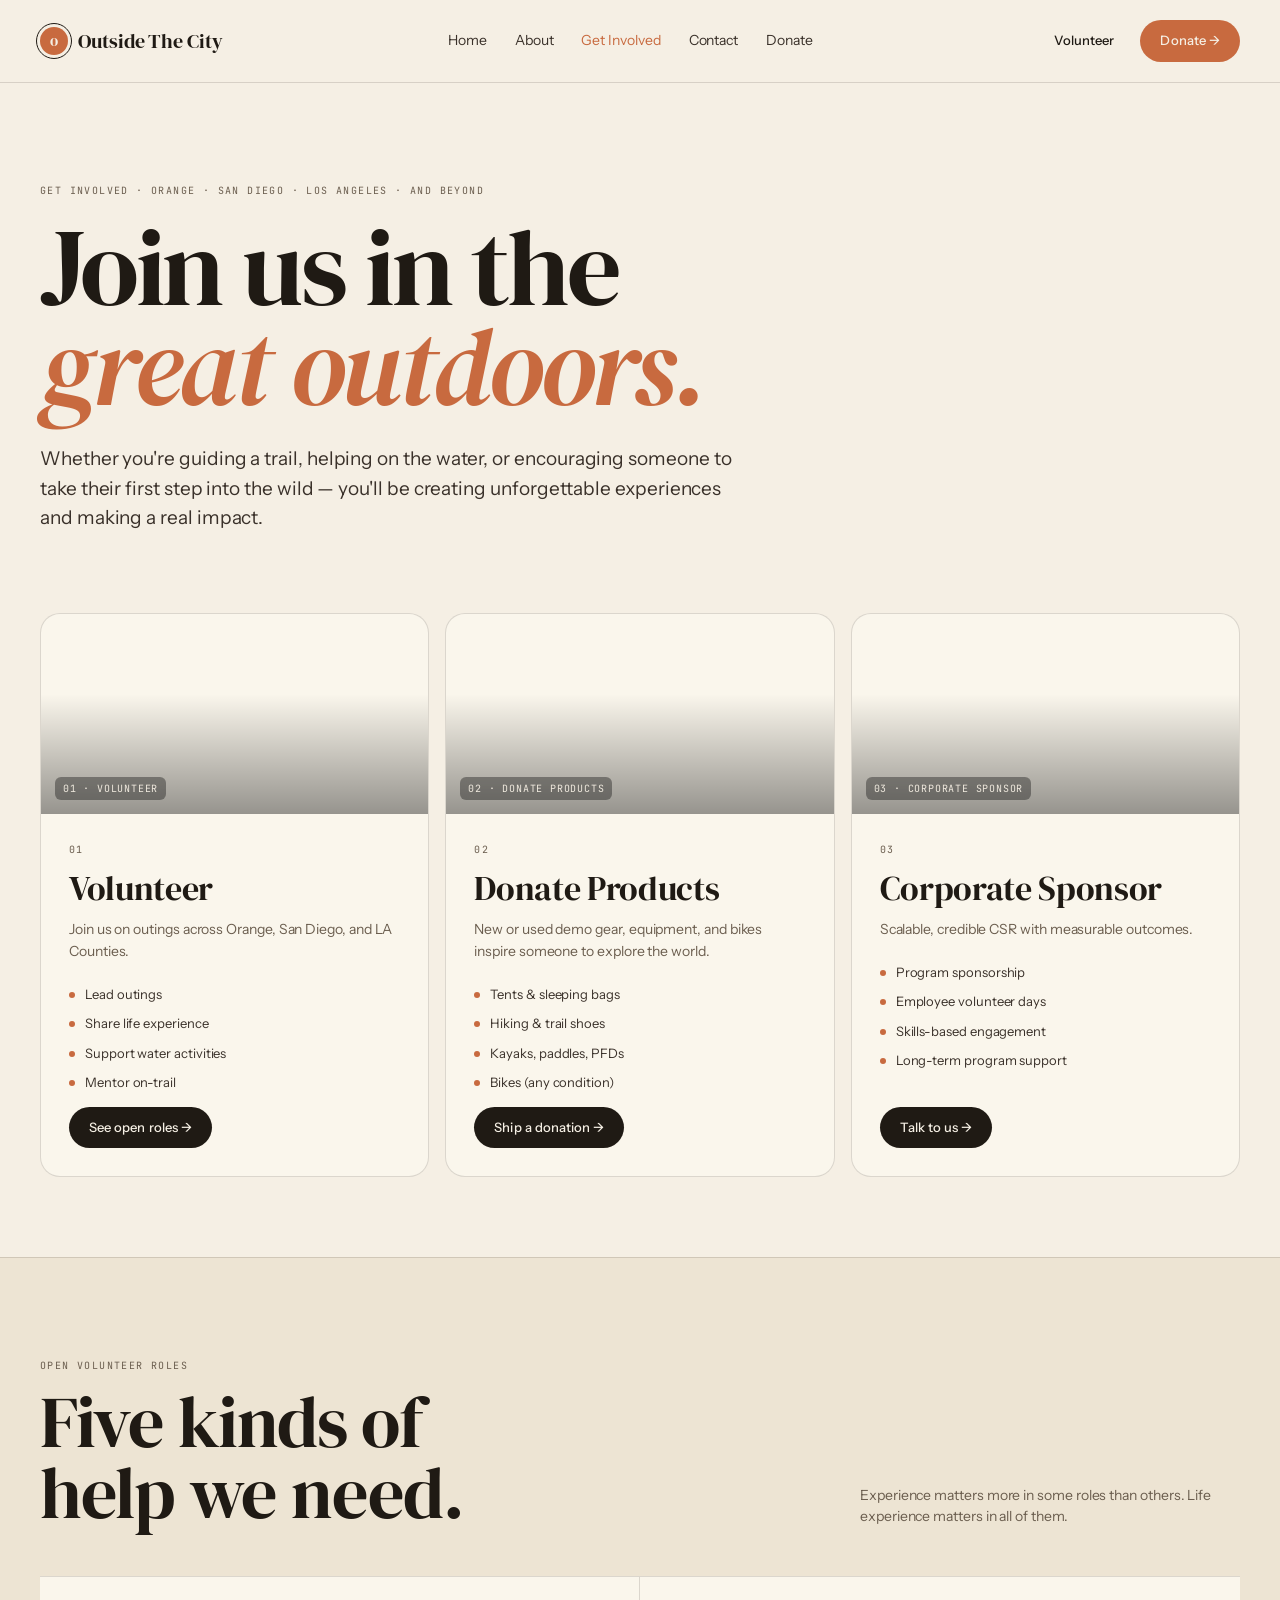
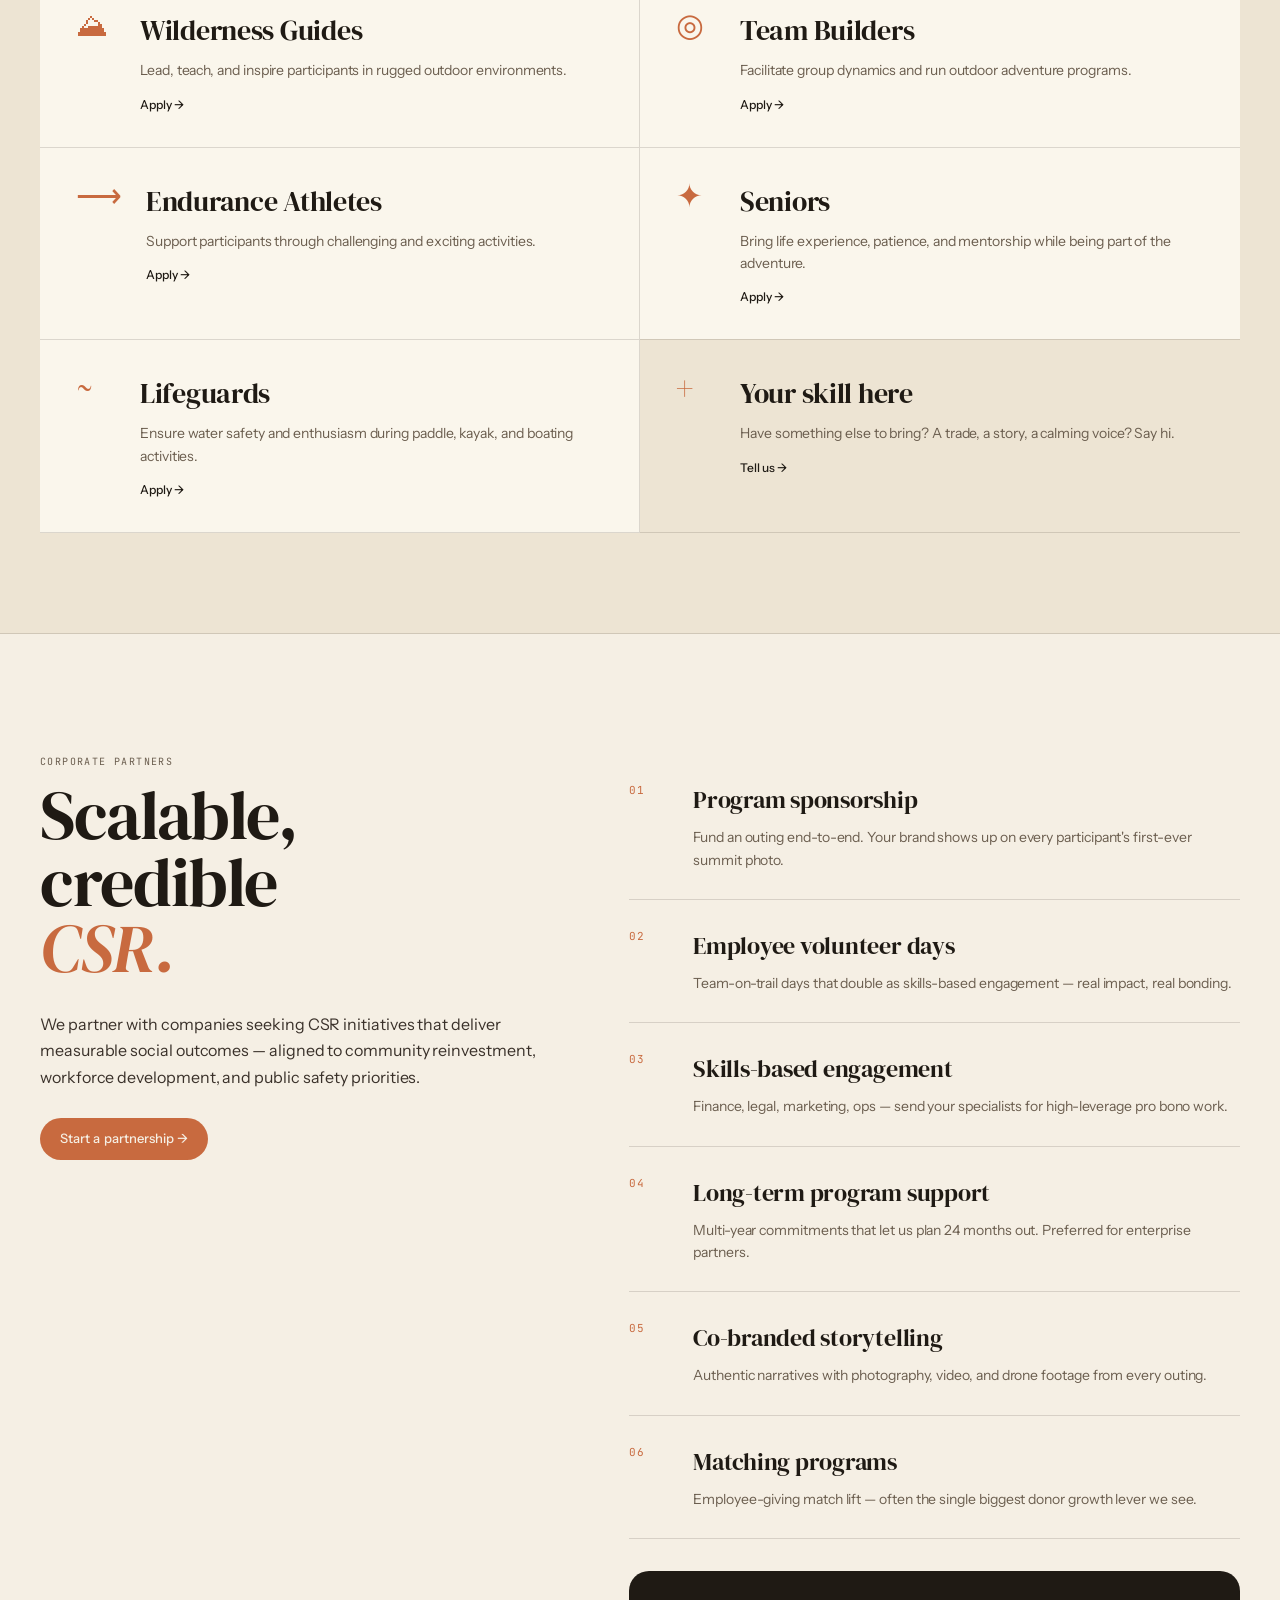
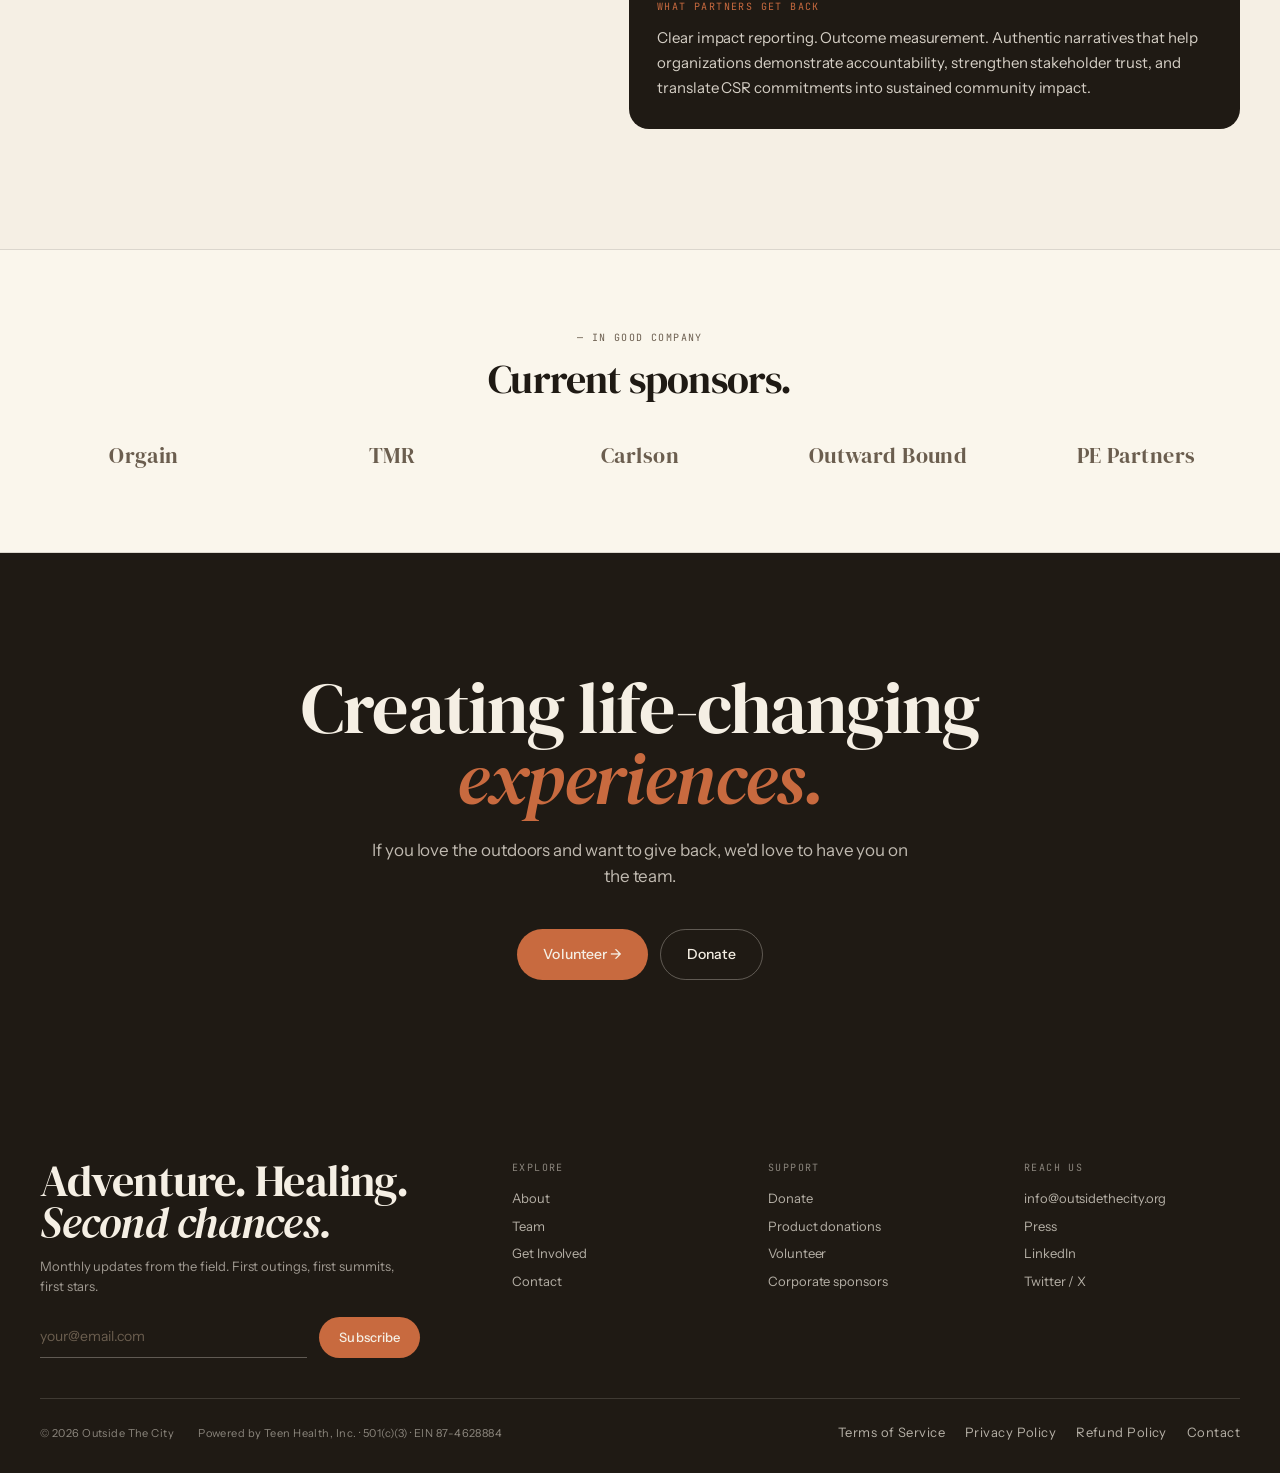
<file: involved.html>
<!doctype html>
<html lang="en">
<head>
<meta charset="utf-8" />
<title>Get Involved — Outside The City</title>
<meta name="viewport" content="width=device-width,initial-scale=1" />
<meta name="description" content="Volunteer, donate products, or partner as a corporate sponsor. Five volunteer roles + deep CSR engagement." />
<link rel="preconnect" href="https://fonts.googleapis.com">
<link rel="preconnect" href="https://fonts.gstatic.com" crossorigin>
<link href="https://fonts.googleapis.com/css2?family=DM+Serif+Display:ital@0;1&family=Instrument+Sans:wght@400;500;600&family=JetBrains+Mono:wght@400;500&display=swap" rel="stylesheet">
<link rel="stylesheet" href="styles.css" />
<style>
  .involved-hero { padding: 100px 40px 60px; }
  .involved-hero-inner { max-width: 1200px; margin: 0 auto; }
  .involved-hero h1 { font-size: 108px; margin-top: 20px; letter-spacing: -0.03em; line-height: 0.92; }
  .involved-hero-lede { font-size: 19px; color: var(--ink-2); margin-top: 28px; max-width: 700px; line-height: 1.55; }

  .paths-section { padding: 20px 40px 80px; }
  .paths-grid { max-width: 1280px; margin: 0 auto; display: grid; grid-template-columns: repeat(3, 1fr); gap: 16px; }
  .path-card { display: flex; flex-direction: column; border: 1px solid var(--hairline); border-radius: 20px; overflow: hidden; background: var(--cream); }
  .path-img { height: 200px; position: relative; background-size: cover; background-position: center; display: flex; align-items: flex-end; padding: 14px; }
  .path-img::before { content:""; position: absolute; inset: 0; background: linear-gradient(to top, rgba(0,0,0,0.4), rgba(0,0,0,0) 60%); }
  .path-img-label { background: rgba(0,0,0,0.35); color: rgba(245,239,228,0.95); padding: 4px 8px; border-radius: 6px; backdrop-filter: blur(4px); position: relative; z-index:1; font-family: var(--font-mono); font-size: 10px; letter-spacing: 0.08em; text-transform: uppercase; }
  .path-body { padding: 28px; display: flex; flex-direction: column; gap: 14px; flex: 1; }
  .path-body h3 { font-size: 34px; letter-spacing: -0.01em; }
  .path-body .sub { font-size: 14px; color: var(--ink-muted); line-height: 1.55; }
  .path-list { display: grid; gap: 10px; margin: 8px 0 0; }
  .path-list li { font-size: 13px; color: var(--ink-2); padding-left: 16px; position: relative; }
  .path-list li::before { content:""; position: absolute; left: 0; top: 7px; width: 6px; height: 6px; border-radius: 50%; background: var(--ember); }
  .path-body .otc-btn { margin-top: auto; align-self: flex-start; }

  .roles-section { padding: 100px 40px; background: var(--paper-2); border-top: 1px solid var(--hairline); border-bottom: 1px solid var(--hairline); }
  .roles-inner { max-width: 1280px; margin: 0 auto; }
  .roles-header { display: flex; justify-content: space-between; align-items: end; margin-bottom: 48px; gap: 32px; }
  .roles-header h2 { font-size: 72px; letter-spacing: -0.02em; margin-top: 14px; line-height: 0.98; }
  .roles-header p { max-width: 380px; font-size: 14px; color: var(--ink-muted); line-height: 1.55; }
  .roles-grid { display: grid; grid-template-columns: 1fr 1fr; gap: 0; }
  .role {
    padding: 32px 36px;
    border-top: 1px solid var(--hairline);
    display: flex; gap: 24px; align-items: flex-start;
    background: var(--cream);
  }
  .role.open { background: transparent; }
  .role:nth-child(odd) { border-right: 1px solid var(--hairline); }
  .role:nth-child(n+5) { border-bottom: 1px solid var(--hairline); }
  .role-icon { font-family: var(--font-display); font-size: 32px; color: var(--ember); min-width: 40px; line-height: 1; }
  .role-body { flex: 1; }
  .role-name { font-family: var(--font-display); font-size: 28px; letter-spacing: -0.01em; }
  .role-desc { font-size: 14px; color: var(--ink-muted); margin-top: 8px; line-height: 1.6; }

  .corp-section { padding: 120px 40px; }
  .corp-grid { max-width: 1280px; margin: 0 auto; display: grid; grid-template-columns: 1fr 1.2fr; gap: 80px; align-items: start; }
  .corp-sticky { position: sticky; top: 100px; }
  .corp-sticky h2 { font-size: 68px; letter-spacing: -0.02em; margin-top: 14px; line-height: 0.98; }
  .corp-sticky p { font-size: 16px; line-height: 1.65; margin-top: 28px; color: var(--ink-2); }
  .engagement-row {
    padding: 28px 0; border-bottom: 1px solid var(--hairline);
    display: grid; grid-template-columns: 40px 1fr; gap: 24px; align-items: start;
  }
  .engagement-row .n { font-family: var(--font-mono); font-size: 11px; color: var(--ember); letter-spacing: 0.12em; }
  .engagement-row .t { font-family: var(--font-display); font-size: 24px; letter-spacing: -0.01em; }
  .engagement-row .d { font-size: 14px; color: var(--ink-muted); margin-top: 8px; line-height: 1.6; }
  .partner-callout { margin-top: 32px; padding: 28px; background: var(--ink); color: var(--paper); border-radius: 20px; }
  .partner-callout p { font-size: 15px; line-height: 1.65; color: rgba(245,239,228,0.85); }

  .current-sponsors { padding: 80px 40px; background: var(--cream); border-top: 1px solid var(--hairline); border-bottom: 1px solid var(--hairline); text-align: center; }
  .current-sponsors h2 { font-size: 40px; margin-top: 14px; letter-spacing: -0.02em; }
  .current-sponsors-row { margin-top: 40px; display: grid; grid-template-columns: repeat(5, 1fr); gap: 40px; align-items: center; justify-items: center; }
  .current-sponsors-row span { font-family: var(--font-display); font-size: 22px; color: var(--ink-muted); letter-spacing: 0.02em; }

  .closing-section { padding: 120px 40px; background: var(--ink); color: var(--paper); text-align: center; }
  .closing-inner { max-width: 780px; margin: 0 auto; }
  .closing-inner h2 { color: var(--paper); font-size: 72px; letter-spacing: -0.02em; line-height: 0.98; }
  .closing-inner p { font-size: 17px; margin-top: 24px; color: rgba(245,239,228,0.75); max-width: 540px; margin-left: auto; margin-right: auto; }
  .closing-buttons { display: flex; gap: 12px; justify-content: center; margin-top: 40px; flex-wrap: wrap; }
  .closing-btn-outline { border: 1px solid rgba(245,239,228,0.3); color: var(--paper); }
  .closing-btn-outline:hover { background: rgba(245,239,228,0.1); }

  @media (max-width: 960px) {
    .involved-hero { padding: 60px 24px 32px; }
    .involved-hero h1 { font-size: 56px; }
    .paths-grid, .roles-grid, .corp-grid, .current-sponsors-row { grid-template-columns: 1fr; gap: 16px; }
    .role { border-right: none !important; }
    .roles-header h2, .corp-sticky h2, .closing-inner h2 { font-size: 44px; }
    .roles-section, .corp-section, .current-sponsors, .closing-section { padding: 60px 24px; }
    .corp-sticky { position: static; }
    .roles-header { flex-direction: column; align-items: start; }
  }
</style>
</head>
<body>

<nav class="otc-nav">
  <a class="otc-logo" href="index.html">
    <span class="otc-logo-mark">o</span>
    <span>Outside The City</span>
  </a>
  <div class="otc-nav-links">
    <a href="index.html">Home</a>
    <a href="about.html">About</a>
    <a class="active" href="involved.html">Get Involved</a>
    <a href="contact.html">Contact</a>
    <a href="donate.html">Donate</a>
  </div>
  <div class="otc-nav-cta">
    <a class="otc-btn otc-btn-ghost" href="involved.html">Volunteer</a>
    <a class="otc-btn otc-btn-ember" href="donate.html">Donate →</a>
  </div>
</nav>

<section class="involved-hero">
  <div class="involved-hero-inner">
    <div class="otc-eyebrow">Get Involved · Orange · San Diego · Los Angeles · and beyond</div>
    <h1>Join us in the<br/><span class="italic ember">great outdoors.</span></h1>
    <p class="involved-hero-lede">
      Whether you're guiding a trail, helping on the water, or encouraging someone to take their first step
      into the wild — you'll be creating unforgettable experiences and making a real impact.
    </p>
  </div>
</section>

<section class="paths-section">
  <div class="paths-grid">
    <div class="path-card">
      <div class="path-img" style="background-image:url('https://images.unsplash.com/photo-1551632436-cbf8dd35adfa?w=1200&q=70');">
        <span class="path-img-label">01 · volunteer</span>
      </div>
      <div class="path-body">
        <div class="otc-eyebrow">01</div>
        <h3>Volunteer</h3>
        <p class="sub">Join us on outings across Orange, San Diego, and LA Counties.</p>
        <ul class="path-list">
          <li>Lead outings</li>
          <li>Share life experience</li>
          <li>Support water activities</li>
          <li>Mentor on-trail</li>
        </ul>
        <a class="otc-btn otc-btn-primary" href="#roles">See open roles →</a>
      </div>
    </div>

    <div class="path-card">
      <div class="path-img" style="background-image:url('https://images.unsplash.com/photo-1551632811-561732d1e306?w=1200&q=70');">
        <span class="path-img-label">02 · donate products</span>
      </div>
      <div class="path-body">
        <div class="otc-eyebrow">02</div>
        <h3>Donate Products</h3>
        <p class="sub">New or used demo gear, equipment, and bikes inspire someone to explore the world.</p>
        <ul class="path-list">
          <li>Tents & sleeping bags</li>
          <li>Hiking & trail shoes</li>
          <li>Kayaks, paddles, PFDs</li>
          <li>Bikes (any condition)</li>
        </ul>
        <a class="otc-btn otc-btn-primary" href="donate.html#product">Ship a donation →</a>
      </div>
    </div>

    <div class="path-card">
      <div class="path-img" style="background-image:url('https://images.unsplash.com/photo-1551632811-561732d1e306?w=1400&q=70');">
        <span class="path-img-label">03 · corporate sponsor</span>
      </div>
      <div class="path-body">
        <div class="otc-eyebrow">03</div>
        <h3>Corporate Sponsor</h3>
        <p class="sub">Scalable, credible CSR with measurable outcomes.</p>
        <ul class="path-list">
          <li>Program sponsorship</li>
          <li>Employee volunteer days</li>
          <li>Skills-based engagement</li>
          <li>Long-term program support</li>
        </ul>
        <a class="otc-btn otc-btn-primary" href="contact.html">Talk to us →</a>
      </div>
    </div>
  </div>
</section>

<section class="roles-section" id="roles">
  <div class="roles-inner">
    <div class="roles-header">
      <div>
        <div class="otc-eyebrow">Open volunteer roles</div>
        <h2>Five kinds of<br/>help we need.</h2>
      </div>
      <p>Experience matters more in some roles than others. Life experience matters in all of them.</p>
    </div>

    <div class="roles-grid">
      <div class="role">
        <div class="role-icon">⛰</div>
        <div class="role-body">
          <div class="role-name">Wilderness Guides</div>
          <p class="role-desc">Lead, teach, and inspire participants in rugged outdoor environments.</p>
          <a class="otc-btn otc-btn-ghost otc-btn-sm" style="padding:0; margin-top:14px;" href="contact.html">Apply →</a>
        </div>
      </div>
      <div class="role">
        <div class="role-icon">◎</div>
        <div class="role-body">
          <div class="role-name">Team Builders</div>
          <p class="role-desc">Facilitate group dynamics and run outdoor adventure programs.</p>
          <a class="otc-btn otc-btn-ghost otc-btn-sm" style="padding:0; margin-top:14px;" href="contact.html">Apply →</a>
        </div>
      </div>
      <div class="role">
        <div class="role-icon">⟶</div>
        <div class="role-body">
          <div class="role-name">Endurance Athletes</div>
          <p class="role-desc">Support participants through challenging and exciting activities.</p>
          <a class="otc-btn otc-btn-ghost otc-btn-sm" style="padding:0; margin-top:14px;" href="contact.html">Apply →</a>
        </div>
      </div>
      <div class="role">
        <div class="role-icon">✦</div>
        <div class="role-body">
          <div class="role-name">Seniors</div>
          <p class="role-desc">Bring life experience, patience, and mentorship while being part of the adventure.</p>
          <a class="otc-btn otc-btn-ghost otc-btn-sm" style="padding:0; margin-top:14px;" href="contact.html">Apply →</a>
        </div>
      </div>
      <div class="role">
        <div class="role-icon">~</div>
        <div class="role-body">
          <div class="role-name">Lifeguards</div>
          <p class="role-desc">Ensure water safety and enthusiasm during paddle, kayak, and boating activities.</p>
          <a class="otc-btn otc-btn-ghost otc-btn-sm" style="padding:0; margin-top:14px;" href="contact.html">Apply →</a>
        </div>
      </div>
      <div class="role open">
        <div class="role-icon">+</div>
        <div class="role-body">
          <div class="role-name">Your skill here</div>
          <p class="role-desc">Have something else to bring? A trade, a story, a calming voice? Say hi.</p>
          <a class="otc-btn otc-btn-ghost otc-btn-sm" style="padding:0; margin-top:14px;" href="contact.html">Tell us →</a>
        </div>
      </div>
    </div>
  </div>
</section>

<section class="corp-section" id="corporate">
  <div class="corp-grid">
    <div class="corp-sticky">
      <div class="otc-eyebrow">Corporate partners</div>
      <h2>Scalable,<br/>credible<br/><span class="italic ember">CSR.</span></h2>
      <p>We partner with companies seeking CSR initiatives that deliver measurable social outcomes — aligned to community reinvestment, workforce development, and public safety priorities.</p>
      <a class="otc-btn otc-btn-ember" style="margin-top:28px;" href="contact.html">Start a partnership →</a>
    </div>

    <div>
      <div class="engagement-row">
        <div class="n">01</div>
        <div>
          <div class="t">Program sponsorship</div>
          <div class="d">Fund an outing end-to-end. Your brand shows up on every participant's first-ever summit photo.</div>
        </div>
      </div>
      <div class="engagement-row">
        <div class="n">02</div>
        <div>
          <div class="t">Employee volunteer days</div>
          <div class="d">Team-on-trail days that double as skills-based engagement — real impact, real bonding.</div>
        </div>
      </div>
      <div class="engagement-row">
        <div class="n">03</div>
        <div>
          <div class="t">Skills-based engagement</div>
          <div class="d">Finance, legal, marketing, ops — send your specialists for high-leverage pro bono work.</div>
        </div>
      </div>
      <div class="engagement-row">
        <div class="n">04</div>
        <div>
          <div class="t">Long-term program support</div>
          <div class="d">Multi-year commitments that let us plan 24 months out. Preferred for enterprise partners.</div>
        </div>
      </div>
      <div class="engagement-row">
        <div class="n">05</div>
        <div>
          <div class="t">Co-branded storytelling</div>
          <div class="d">Authentic narratives with photography, video, and drone footage from every outing.</div>
        </div>
      </div>
      <div class="engagement-row">
        <div class="n">06</div>
        <div>
          <div class="t">Matching programs</div>
          <div class="d">Employee-giving match lift — often the single biggest donor growth lever we see.</div>
        </div>
      </div>

      <div class="partner-callout">
        <div class="otc-eyebrow" style="color: var(--ember); margin-bottom: 12px;">What partners get back</div>
        <p>
          Clear impact reporting. Outcome measurement. Authentic narratives that help organizations demonstrate accountability, strengthen stakeholder trust, and translate CSR commitments into sustained community impact.
        </p>
      </div>
    </div>
  </div>
</section>

<section class="current-sponsors">
  <div class="container">
    <div class="otc-eyebrow">— In good company</div>
    <h2>Current sponsors.</h2>
    <div class="current-sponsors-row">
      <span>Orgain</span>
      <span>TMR</span>
      <span>Carlson</span>
      <span>Outward Bound</span>
      <span>PE Partners</span>
    </div>
  </div>
</section>

<section class="closing-section">
  <div class="closing-inner">
    <h2>Creating life-changing<br/><span class="italic ember">experiences.</span></h2>
    <p>If you love the outdoors and want to give back, we'd love to have you on the team.</p>
    <div class="closing-buttons">
      <a class="otc-btn otc-btn-ember otc-btn-lg" href="contact.html">Volunteer →</a>
      <a class="otc-btn otc-btn-lg closing-btn-outline" href="donate.html">Donate</a>
    </div>
  </div>
</section>

<footer class="otc-footer">
  <div class="otc-footer-grid">
    <div>
      <h2 class="otc-footer-cta-h">
        Adventure. Healing.<br/>
        <span class="italic">Second chances.</span>
      </h2>
      <p style="font-size:13px; color:rgba(245,239,228,0.6); margin-bottom:20px; max-width:380px; line-height:1.55;">
        Monthly updates from the field. First outings, first summits, first stars.
      </p>
      <form class="otc-footer-subscribe" onsubmit="event.preventDefault();">
        <input class="otc-input" placeholder="your@email.com" type="email" required />
        <button class="otc-btn otc-btn-ember" type="submit">Subscribe</button>
      </form>
    </div>
    <div>
      <div class="otc-eyebrow" style="color: rgba(245,239,228,0.5); margin-bottom: 14px;">Explore</div>
      <div style="display:grid; gap:8px;">
        <a href="about.html">About</a>
        <a href="about.html#team">Team</a>
        <a href="involved.html">Get Involved</a>
        <a href="contact.html">Contact</a>
      </div>
    </div>
    <div>
      <div class="otc-eyebrow" style="color: rgba(245,239,228,0.5); margin-bottom: 14px;">Support</div>
      <div style="display:grid; gap:8px;">
        <a href="donate.html">Donate</a>
        <a href="donate.html#product">Product donations</a>
        <a href="involved.html">Volunteer</a>
        <a href="involved.html#corporate">Corporate sponsors</a>
      </div>
    </div>
    <div>
      <div class="otc-eyebrow" style="color: rgba(245,239,228,0.5); margin-bottom: 14px;">Reach us</div>
      <div style="display:grid; gap:8px;">
        <a href="mailto:info@outsidethecity.org">info@outsidethecity.org</a>
        <a href="contact.html">Press</a>
        <a href="https://linkedin.com" target="_blank" rel="noopener">LinkedIn</a>
        <a href="https://twitter.com" target="_blank" rel="noopener">Twitter / X</a>
      </div>
    </div>
  </div>
  <div class="otc-footer-legal">
    <div style="display:flex; gap:24px; flex-wrap:wrap;">
      <span>© 2026 Outside The City</span>
      <span>Powered by Teen Health, Inc. · 501(c)(3) · EIN 87-4628884</span>
    </div>
    <div style="display:flex; gap:20px; flex-wrap:wrap;">
      <a href="#">Terms of Service</a>
      <a href="#">Privacy Policy</a>
      <a href="#">Refund Policy</a>
      <a href="contact.html">Contact</a>
    </div>
  </div>
</footer>

</body>
</html>
</file>
<file: styles.css>
/* Outside The City — production stylesheet (ported from design system) */

:root {
  --paper: #F5EFE4;
  --paper-2: #EDE4D3;
  --ink: #1F1A14;
  --ink-2: #3A312A;
  --ink-muted: #6B5E4F;
  --ember: #C86A3F;
  --ember-deep: #A9532C;
  --moss: #4A5D3A;
  --moss-deep: #37462B;
  --stone: #8A7A63;
  --sand: #E3D5BC;
  --cream: #FAF6EC;
  --hairline: rgba(31,26,20,0.14);
  --hairline-strong: rgba(31,26,20,0.35);

  --font-display: "DM Serif Display", "Playfair Display", Georgia, serif;
  --font-body: "Instrument Sans", "Work Sans", -apple-system, system-ui, sans-serif;
  --font-mono: "JetBrains Mono", ui-monospace, Menlo, monospace;
}

html, body { margin: 0; padding: 0; }

body {
  font-family: var(--font-body);
  color: var(--ink);
  background: var(--paper);
  font-size: 14px;
  line-height: 1.5;
  letter-spacing: -0.005em;
  -webkit-font-smoothing: antialiased;
}

*, *::before, *::after { box-sizing: border-box; }

h1, h2, h3, h4, h5 {
  font-family: var(--font-display);
  font-weight: 400;
  letter-spacing: -0.02em;
  line-height: 1.02;
  margin: 0;
  color: var(--ink);
}
p { margin: 0; }
button { font: inherit; color: inherit; border: 0; background: none; cursor: pointer; }
a { color: inherit; }
ul { margin: 0; padding: 0; list-style: none; }

/* --- Nav --- */
.otc-nav {
  display: flex; align-items: center; justify-content: space-between;
  padding: 20px 40px;
  border-bottom: 1px solid var(--hairline);
  background: var(--paper);
  position: sticky; top: 0; z-index: 20;
}
.otc-logo {
  display: flex; align-items: center; gap: 10px;
  font-family: var(--font-display); font-size: 20px;
  text-decoration: none; color: var(--ink);
}
.otc-logo-mark {
  width: 28px; height: 28px; border-radius: 50%;
  background: var(--ember);
  display: grid; place-items: center;
  color: var(--paper); font-family: var(--font-display); font-size: 15px;
  position: relative;
}
.otc-logo-mark::after {
  content: ""; position: absolute; inset: -4px;
  border: 1px solid var(--ink); border-radius: 50%;
}
.otc-nav-links { display: flex; gap: 28px; font-size: 14px; }
.otc-nav-links a { color: var(--ink-2); text-decoration: none; transition: color .15s; }
.otc-nav-links a:hover { color: var(--ink); }
.otc-nav-links a.active { color: var(--ember); }
.otc-nav-cta { display: flex; gap: 10px; align-items: center; }

/* --- Buttons --- */
.otc-btn {
  display: inline-flex; align-items: center; gap: 8px;
  padding: 11px 20px;
  border-radius: 999px;
  font-size: 13px; font-weight: 500;
  letter-spacing: 0.005em;
  transition: background .15s, color .15s, border-color .15s;
  white-space: nowrap;
  text-decoration: none;
}
.otc-btn-primary { background: var(--ink); color: var(--paper); }
.otc-btn-primary:hover { background: var(--ink-2); }
.otc-btn-ember { background: var(--ember); color: var(--paper); }
.otc-btn-ember:hover { background: var(--ember-deep); }
.otc-btn-moss { background: var(--moss); color: var(--paper); }
.otc-btn-outline { border: 1px solid var(--ink); color: var(--ink); padding: 10px 19px; }
.otc-btn-outline:hover { background: var(--ink); color: var(--paper); }
.otc-btn-ghost { color: var(--ink); padding: 10px 16px; }
.otc-btn-ghost:hover { color: var(--ember); }
.otc-btn-lg { padding: 14px 26px; font-size: 14px; }
.otc-btn-sm { padding: 8px 14px; font-size: 12px; }

/* --- Image blocks (photo backgrounds with gradient + label) --- */
.otc-img {
  position: relative;
  background-color: var(--sand);
  background-size: cover;
  background-position: center;
  border-radius: 20px;
  overflow: hidden;
  display: flex; align-items: flex-end; padding: 14px;
  color: rgba(245,239,228,0.95);
  font-family: var(--font-mono);
  font-size: 10px;
  letter-spacing: 0.08em;
  text-transform: uppercase;
}
.otc-img::before {
  content: ""; position: absolute; inset: 0;
  background: linear-gradient(to top, rgba(0,0,0,0.28), rgba(0,0,0,0) 55%);
  border-radius: inherit;
  pointer-events: none;
}
.otc-img-label {
  background: rgba(0,0,0,0.35);
  color: rgba(245,239,228,0.95);
  backdrop-filter: blur(4px);
  padding: 4px 8px;
  border-radius: 6px;
  position: relative;
  z-index: 1;
}

/* --- Pills, chips, eyebrows --- */
.otc-chip {
  display: inline-flex; align-items: center; gap: 6px;
  padding: 6px 12px;
  border: 1px solid var(--hairline-strong);
  border-radius: 999px;
  font-size: 11px;
  letter-spacing: 0.06em;
  text-transform: uppercase;
  color: var(--ink-2);
  background: var(--cream);
}
.otc-chip-dot { width: 6px; height: 6px; border-radius: 50%; background: var(--ember); }
.otc-eyebrow {
  font-family: var(--font-mono);
  font-size: 10px;
  letter-spacing: 0.14em;
  text-transform: uppercase;
  color: var(--ink-muted);
}

/* --- Sections --- */
.otc-section { padding: 60px 40px; }
.otc-divider { border-top: 1px solid var(--hairline); }

/* --- Marquee ticker --- */
.otc-ticker {
  display: flex; gap: 40px; align-items: center;
  padding: 14px 40px;
  border-top: 1px solid var(--hairline);
  border-bottom: 1px solid var(--hairline);
  font-family: var(--font-display); font-size: 20px;
  color: var(--ink-2);
  overflow: hidden;
  white-space: nowrap;
}
.otc-ticker .dot { width: 6px; height: 6px; border-radius: 50%; background: var(--ember); flex-shrink: 0; }

/* --- Inputs --- */
.otc-input {
  background: transparent; border: none;
  border-bottom: 1px solid var(--hairline-strong);
  padding: 10px 0;
  font: inherit; color: var(--ink);
  outline: none; width: 100%;
}
.otc-input::placeholder { color: var(--ink-muted); }
.otc-input:focus { border-bottom-color: var(--ember); }

/* --- Cards --- */
.otc-card {
  background: var(--cream);
  border-radius: 20px;
  padding: 20px;
  border: 1px solid var(--hairline);
}
.otc-card-dark {
  background: var(--ink);
  color: var(--paper);
  border-radius: 20px;
  padding: 24px;
}
.otc-card-dark h3 { color: var(--paper); }

/* --- Footer --- */
.otc-footer {
  background: var(--ink);
  color: var(--paper);
  padding: 60px 40px 30px;
}
.otc-footer h2 { color: var(--paper); }
.otc-footer a { color: rgba(245,239,228,0.7); text-decoration: none; font-size: 13px; transition: color .15s; }
.otc-footer a:hover { color: var(--paper); }
.otc-footer-grid {
  display: grid; grid-template-columns: 2fr 1fr 1fr 1fr; gap: 40px;
  padding-bottom: 40px;
  border-bottom: 1px solid rgba(245,239,228,0.15);
}
.otc-footer-legal {
  display: flex; justify-content: space-between; align-items: center;
  flex-wrap: wrap; gap: 20px;
  padding-top: 24px;
  font-size: 11px; color: rgba(245,239,228,0.5); letter-spacing: 0.04em;
}
.otc-footer-cta-h { font-size: 44px; line-height: 0.95; letter-spacing: -0.02em; margin-bottom: 12px; }
.otc-footer-subscribe { display: flex; gap: 12px; align-items: flex-end; max-width: 380px; }
.otc-footer-subscribe .otc-input { color: var(--paper); border-bottom-color: rgba(245,239,228,0.3); }

/* --- Utility --- */
.italic { font-style: italic; }
.ember { color: var(--ember); }
.container { max-width: 1200px; margin: 0 auto; }
.container-wide { max-width: 1280px; margin: 0 auto; }

/* --- Responsive --- */
@media (max-width: 960px) {
  .otc-section { padding: 48px 24px; }
  .otc-nav { padding: 16px 24px; }
  .otc-nav-links { display: none; }
  .otc-footer-grid { grid-template-columns: 1fr; gap: 32px; }
}
</file>
